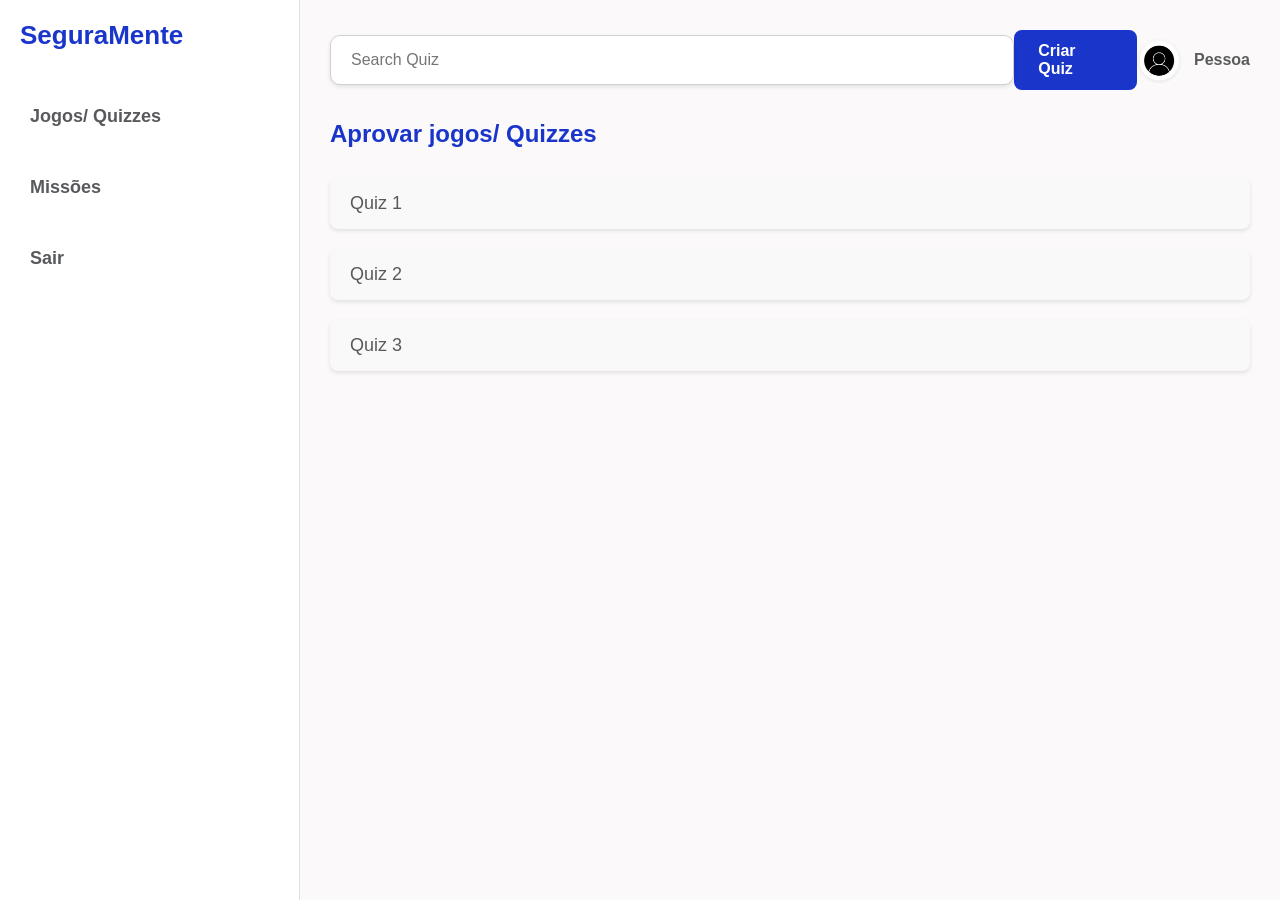
<file: seguramente/src/main/webapp/jsp/html/admin_aprovar_quizz.html>
<!DOCTYPE html>
<html lang="pt-PT">
<head>
    <meta charset="UTF-8">
    <meta name="viewport" content="width=device-width, initial-scale=1.0">
    <title>Aprovar Jogos/Quizzes - SeguraMente</title>
    <link rel="stylesheet" href="css/admin_aprovar_quizz.css">

</head>
<body>
    <div class="container">
        <!-- Sidebar -->
        <div class="sidebar">
            <h1>SeguraMente</h1>
            <a href="admin_aprovar_quizz.html" class="sidebar-item">Jogos/ Quizzes</a>
            <a href="admin_missoes.html" class="sidebar-item">Missões</a>
            <a href="#" class="sidebar-item" id="logout">Sair</a>
        </div>

        <!-- Content -->
        <div class="content">
            <!-- Header -->
            <div class="header">
                <div class="search-container">
                    <input type="text" placeholder="Search Quiz">
                </div>
                <a href="admin_criar_quizz.html" class="create-quiz">Criar Quiz</a>
                <a href="perfil.html" class="profile">
                    <img src="imagens/avatar.png" alt="Avatar">
                    <span>Pessoa</span>
                </a>
            </div>

            <h1>Aprovar jogos/ Quizzes</h1>

            <div class="quiz-list">
                <a href="admin_ver_quizz.html" class="quiz-item">
                    <span>Quiz 1</span>
                </a>
                <a href="admin_ver_quizz.html" class="quiz-item">
                    <span>Quiz 2</span>
                </a>
                <a href="admin_ver_quizz.html" class="quiz-item">
                    <span>Quiz 3</span>
                </a>
            </div>
        </div>
    </div>

    <!-- Modal -->
    <div class="modal-overlay" id="modal">
        <div class="modal-content">
            <h2>Tem certeza que deseja sair?</h2>
            <div class="modal-buttons">
                <button class="btn-yes" id="confirmYes">Sim</button>
                <button class="btn-no" id="confirmNo">Não</button>
            </div>
        </div>
    </div>

    <script>
        const logoutLink = document.getElementById('logout');
        const modal = document.getElementById('modal');
        const confirmYes = document.getElementById('confirmYes');
        const confirmNo = document.getElementById('confirmNo');

        logoutLink.addEventListener('click', (e) => {
            e.preventDefault();
            modal.classList.add('show');
        });

        confirmYes.addEventListener('click', () => {
            window.location.href = '../index.html';
        });

        confirmNo.addEventListener('click', () => {
            modal.classList.remove('show');
        });
    </script>
</body>
</html>
</file>
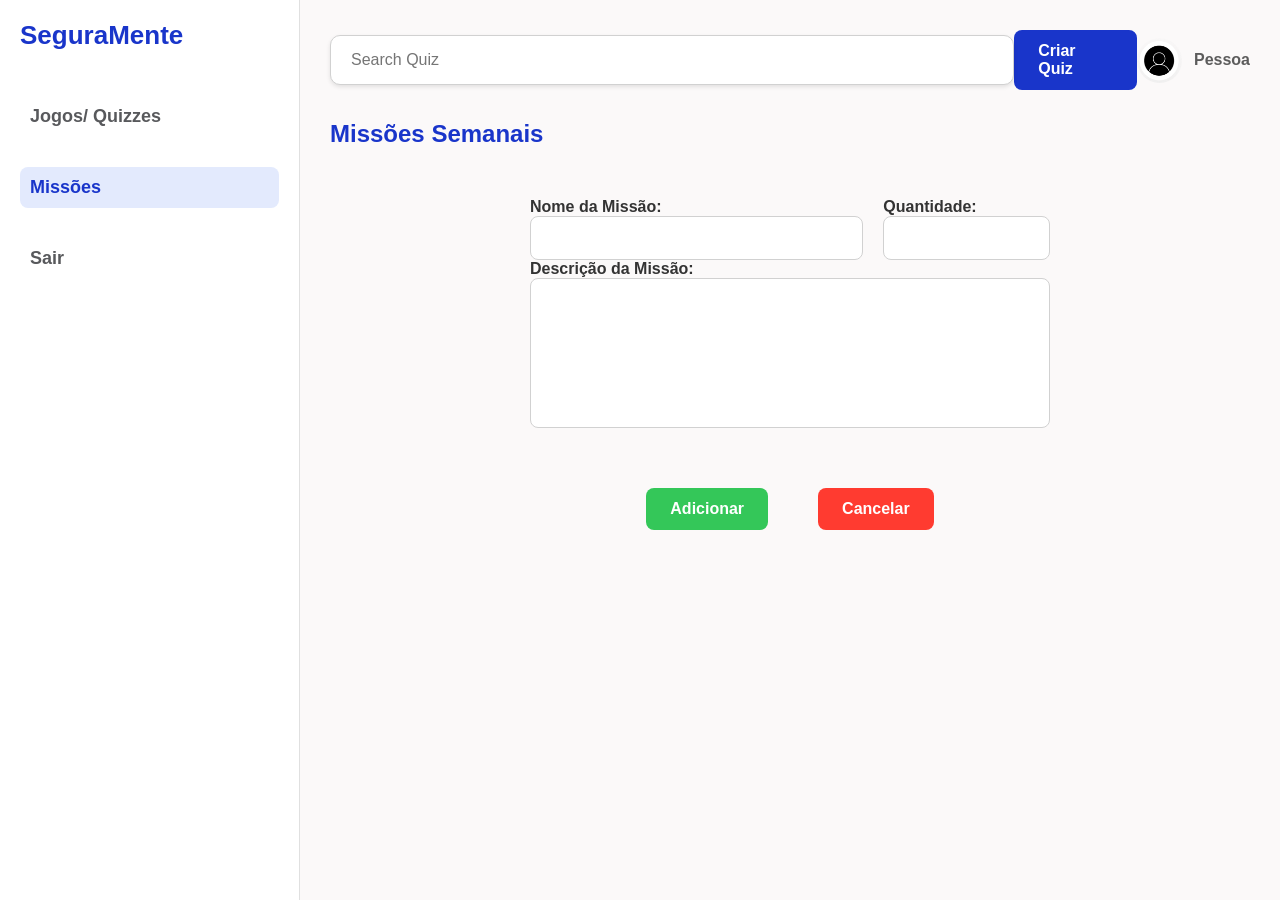
<file: seguramente/src/main/webapp/jsp/html/admin_criar_missoes.html>
<!DOCTYPE html>
<html lang="pt-PT">
<head>
    <meta charset="UTF-8">
    <meta name="viewport" content="width=device-width, initial-scale=1.0">
    <title>Missões Semanais - SeguraMente</title>
    <link rel="stylesheet" href="css/admin_criar_missoes.css">

</head>
<body>
    <div class="container">
        <!-- Sidebar -->
        <div class="sidebar">
            <h1>SeguraMente</h1>
            <a href="admin_aprovar_quizz.html" class="sidebar-item">Jogos/ Quizzes</a>
            <a href="admin_missoes.html" class="sidebar-item active">Missões</a>
            <a href="#" class="sidebar-item" id="logout">Sair</a>
        </div>

        <!-- Content -->
        <div class="content">
            <!-- Header -->
            <div class="header">
                <div class="search-container">
                    <input type="text" placeholder="Search Quiz">
                </div>
                <a href="admin_criar_quizz.html" class="create-quiz">Criar Quiz</a>
                <a href="perfil.html" class="profile">
                    <img src="imagens/avatar.png" alt="Avatar">
                    <span>Pessoa</span>
                </a>
            </div>

            <h1>Missões Semanais</h1>

            <div class="form-group row">
                <div class="form-column small">
                    <label for="mission-name">Nome da Missão:</label>
                    <input type="text" id="mission-name" placeholder="" maxlength="50" required>
                </div>
            
                <div class="form-column tiny">
                    <label for="mission-quantity">Quantidade:</label>
                    <input type="number" id="mission-quantity" placeholder="" min="1" step="1" required>
                </div>
            </div>
            
            <div class="form-group description">
                <label for="mission-description">Descrição da Missão:</label>
                <textarea id="mission-description" placeholder="" rows="3" maxlength="150" required></textarea>
            </div>
                    
            <div class="action-buttons">
                <button class="btn-add">Adicionar</button>
                <button class="btn-remove">Cancelar</button>
            </div>
        </div>
    </div>

    <!-- Mensagem de Sucesso -->
<div id="success-message" class="success-message">
    Missão criada com sucesso!
</div>

    <!-- Modal de Confirmação de Cancelamento -->
    <div class="modal-overlay" id="cancel-modal">
        <div class="modal-content">
            <h2>Tem certeza que deseja cancelar?</h2>
            <div class="modal-buttons">
                <button class="btn-yes" id="confirmCancel">Sim</button>
                <button class="btn-no" id="cancelNo">Não</button>
            </div>
        </div>
    </div>

    <!-- Modal -->
    <div class="modal-overlay" id="modal">
        <div class="modal-content">
            <h2>Tem certeza que deseja sair?</h2>
            <div class="modal-buttons">
                <button class="btn-yes" id="confirmYes">Sim</button>
                <button class="btn-no" id="confirmNo">Não</button>
            </div>
        </div>
    </div>

    <script>
        const logoutLink = document.getElementById('logout');
        const modal = document.getElementById('modal');
        const confirmYes = document.getElementById('confirmYes');
        const confirmNo = document.getElementById('confirmNo');
    
        logoutLink.addEventListener('click', (e) => {
            e.preventDefault();
            modal.classList.add('show');
        });
    
        confirmYes.addEventListener('click', () => {
            window.location.href = '../index.html';
        });
    
        confirmNo.addEventListener('click', () => {
            modal.classList.remove('show');
        });
    
        // Seleção dos elementos
        const addButton = document.querySelector('.btn-add');
        const cancelButton = document.querySelector('.btn-remove');
        const successMessage = document.getElementById('success-message');
        const cancelModal = document.getElementById('cancel-modal');
        const confirmCancel = document.getElementById('confirmCancel');
        const cancelNo = document.getElementById('cancelNo');
    
        // Função para mostrar mensagem de sucesso e redirecionar
        addButton.addEventListener('click', () => {
            successMessage.style.display = 'block'; 
            setTimeout(() => {
                successMessage.style.display = 'none'; 
                window.location.href = 'admin_missoes.html'; 
            }, 2000);
        });
    
        // Função para mostrar modal de cancelamento
        cancelButton.addEventListener('click', () => {
            cancelModal.classList.add('show');
        });
    
        // Confirmação do cancelamento
        confirmCancel.addEventListener('click', () => {
            window.location.href = 'admin_missoes.html'; 
        });
    
        // Fechar modal ao clicar em "Não"
        cancelNo.addEventListener('click', () => {
            cancelModal.classList.remove('show');
        });
    </script>
    
</body>
</html>
</file>
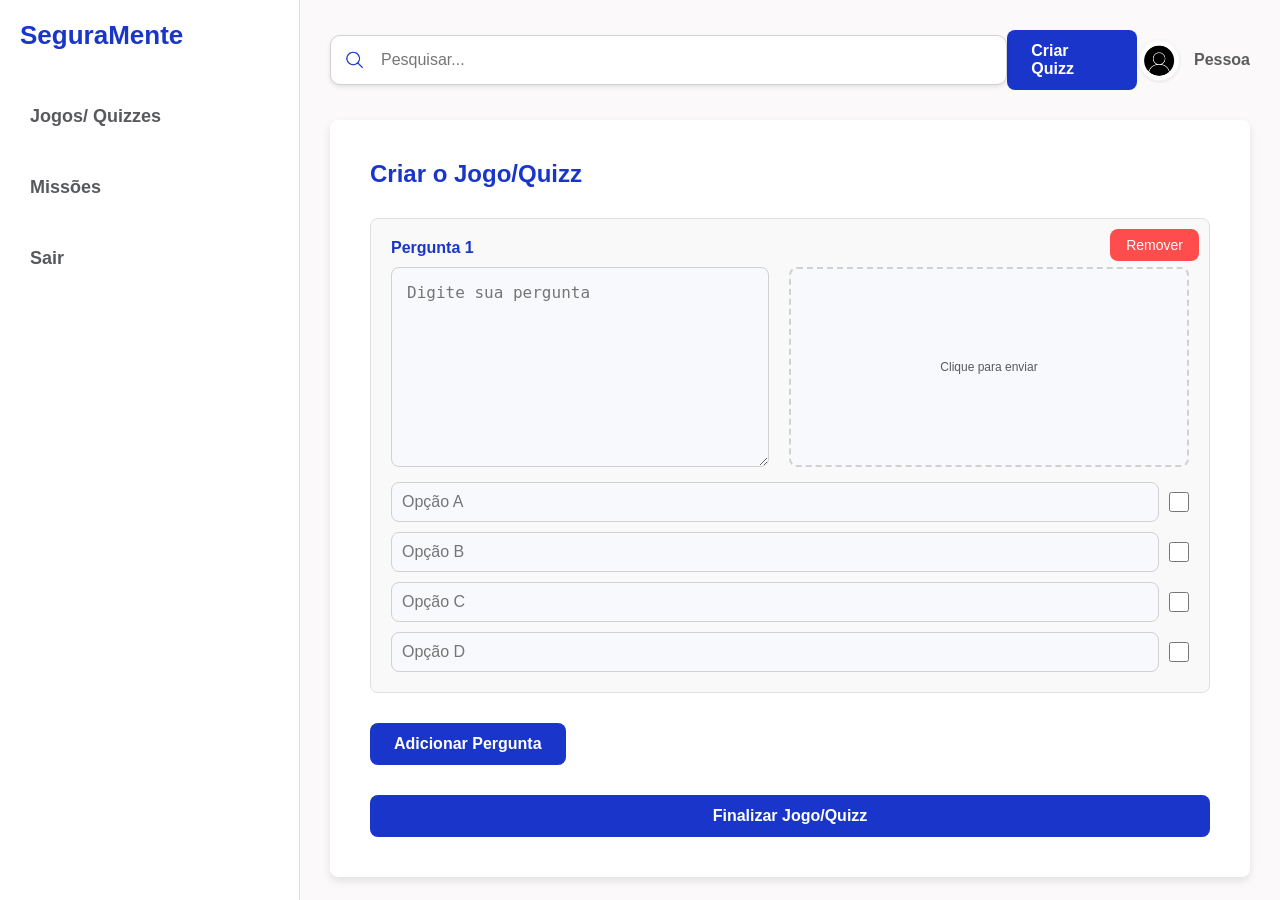
<file: seguramente/src/main/webapp/jsp/html/admin_criar_quizz.html>
<!DOCTYPE html>
<html lang="pt-PT">
<head>
    <meta charset="UTF-8">
    <meta name="viewport" content="width=device-width, initial-scale=1.0">
    <title>Criar Jogo/Quizz - SeguraMente</title>
    <link rel="stylesheet" href="css/admin_criar_quizz.css">

</head>
<body>
    <div class="container">
        <!-- Sidebar -->
        <div class="sidebar">
            <h1>SeguraMente</h1>
            <a href="admin_aprovar_quizz.html" class="sidebar-item">Jogos/ Quizzes</a>
            <a href="admin_missoes.html" class="sidebar-item">Missões</a>
            <a href="#" class="sidebar-item" id="logout">Sair</a>
        </div>

        <!-- Content -->
        <div class="content">
            <!-- Header -->
            <div class="header">
                <div class="search-container">
                    <img src="imagens/lupa.png" alt="Lupa" class="search-icon">
                    <input type="text" placeholder="Pesquisar...">
                </div>
                <a href="criar_quizz.html" class="create-quiz">Criar Quizz</a>
                <a href="perfil.html" class="profile">
                    <img src="imagens/avatar.png" alt="Avatar">
                    <span>Pessoa</span>
                </a>
            </div>

            <!-- Quiz Section -->
            <div class="quiz-section">
                <h1 class="quiz-title">Criar o Jogo/Quizz</h1>

                <div class="question-container" id="question-container">
                    <div class="question" id="question-template">
                        <button class="remove-question-btn" onclick="removeSpecificQuestion(this)">Remover</button>
                        <div class="question-title">Pergunta 1</div>
                        <div class="question-header">
                            <textarea placeholder="Digite sua pergunta"></textarea>
                            <label class="upload-container">
                                <img class="image-preview" alt="Prévia da imagem">
                                Clique para enviar
                                <input type="file" accept="image/*" onchange="previewImage(event, this)">
                            </label>
                        </div>
                        <div class="options">
                            <div class="option">
                                <input type="text" placeholder="Opção A">
                                <input type="checkbox">
                            </div>
                            <div class="option">
                                <input type="text" placeholder="Opção B">
                                <input type="checkbox">
                            </div>
                            <div class="option">
                                <input type="text" placeholder="Opção C">
                                <input type="checkbox">
                            </div>
                            <div class="option">
                                <input type="text" placeholder="Opção D">
                                <input type="checkbox">
                            </div>
                        </div>
                    </div>
                </div>

                <div class="buttons">
                    <button class="btn" onclick="addQuestion()">Adicionar Pergunta</button>
                </div>

                <button class="btn finalizar-btn">Finalizar Jogo/Quizz</button>

                <!-- Mensagem de Sucesso -->
                <div class="success-message" id="success-message">
                    Quiz criado com sucesso! 
                </div>
            </div>
        </div>
    </div>

    <!-- Modal -->
    <div class="modal-overlay" id="modal">
        <div class="modal-content">
            <h2>Tem certeza que deseja sair?</h2>
            <div class="modal-buttons">
                <button class="btn-yes" id="confirmYes">Sim</button>
                <button class="btn-no" id="confirmNo">Não</button>
            </div>
        </div>
    </div>

    <script>
        document.addEventListener("DOMContentLoaded", function () {
            const logoutLink = document.getElementById('logout');
            const modal = document.getElementById('modal');
            const confirmYes = document.getElementById('confirmYes');
            const confirmNo = document.getElementById('confirmNo');
            const successMessage = document.getElementById("success-message");
            const finalizarButton = document.querySelector(".finalizar-btn");

            logoutLink.addEventListener('click', (e) => {
                e.preventDefault();
                modal.classList.add('show');
            });

            confirmYes.addEventListener('click', () => {
                window.location.href = '../index.html';
            });

            confirmNo.addEventListener('click', () => {
                modal.classList.remove('show');
            });

            function previewImage(event, inputElement) {
                const reader = new FileReader();
                reader.onload = function () {
                    const preview = inputElement.previousElementSibling;
                    preview.src = reader.result;
                    preview.style.display = 'block';
                };
                reader.readAsDataURL(event.target.files[0]);
            }

            function updateQuestionNumbers() {
                const questions = document.querySelectorAll('.question');
                questions.forEach((question, index) => {
                    const title = question.querySelector('.question-title');
                    title.textContent = `Pergunta ${index + 1}`;
                });
            }

            function addQuestion() {
                const container = document.getElementById('question-container');
                const newQuestion = document.getElementById('question-template').cloneNode(true);
                newQuestion.querySelector('textarea').value = '';
                newQuestion.querySelector('.image-preview').src = '';
                newQuestion.querySelector('.image-preview').style.display = 'none';
                newQuestion.querySelector('input[type="file"]').value = '';
                container.appendChild(newQuestion);
                updateQuestionNumbers();
            }

            function removeSpecificQuestion(button) {
                const question = button.closest('.question');
                question.remove();
                updateQuestionNumbers();
            }

            function showSuccessMessage() {
                successMessage.style.display = "block";
                setTimeout(() => {
                    successMessage.style.opacity = "1";
                }, 10);

                // Esconder a mensagem após 3 segundos e redirecionar
                setTimeout(() => {
                    successMessage.style.opacity = "0";
                    setTimeout(() => {
                        successMessage.style.display = "none";
                        window.location.href = 'admin_aprovar_quizz.html'; // Redirecionamento
                    }, 500);
                }, 3000);
            }

            // Adiciona evento ao botão de finalizar (previne redirecionamento imediato)
            finalizarButton.addEventListener("click", function (event) {
                event.preventDefault();
                showSuccessMessage();
            });
        });
    </script>
</body>
</html>
</file>
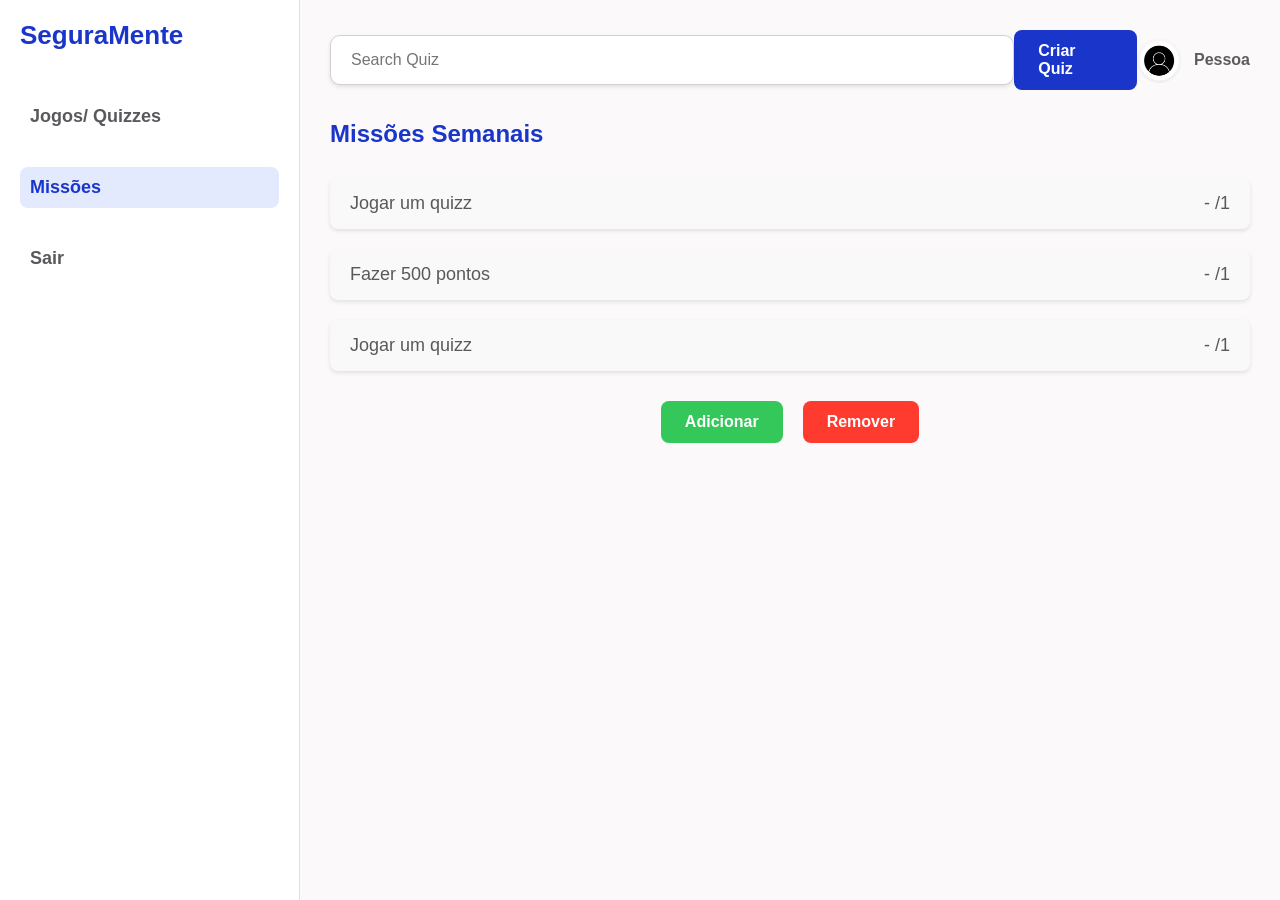
<file: seguramente/src/main/webapp/jsp/html/admin_missoes.html>
<!DOCTYPE html>
<html lang="pt-PT">
<head>
    <meta charset="UTF-8">
    <meta name="viewport" content="width=device-width, initial-scale=1.0">
    <title>Missões Semanais - SeguraMente</title>
    <link rel="stylesheet" href="css/admin_missoes.css">

</head>
<body>
    <div class="container">
        <!-- Sidebar -->
        <div class="sidebar">
            <h1>SeguraMente</h1>
            <a href="admin_aprovar_quizz.html" class="sidebar-item">Jogos/ Quizzes</a>
            <a href="admin_missoes.html" class="sidebar-item active">Missões</a>
            <a href="#" class="sidebar-item" id="logout">Sair</a>
        </div>

        <!-- Content -->
        <div class="content">
            <!-- Header -->
            <div class="header">
                <div class="search-container">
                    <input type="text" placeholder="Search Quiz">
                </div>
                <a href="admin_criar_quizz.html" class="create-quiz">Criar Quiz</a>
                <a href="perfil.html" class="profile">
                    <img src="imagens/avatar.png" alt="Avatar">
                    <span>Pessoa</span>
                </a>
            </div>

            <h1>Missões Semanais</h1>

            <div class="missions-list">
                <div class="mission-item">
                    <span>Jogar um quizz</span>
                    <span>- /1</span>
                </div>
                <div class="mission-item">
                    <span>Fazer 500 pontos</span>
                    <span>- /1</span>
                </div>
                <div class="mission-item">
                    <span>Jogar um quizz</span>
                    <span>- /1</span>
                </div>
            </div>

            <div class="action-buttons">
                <button class="btn-add" onclick="window.location.href='admin_criar_missoes.html'">Adicionar</button>
                <button class="btn-remove">Remover</button>
            </div>
            
        </div>
    </div>

    <!-- Modal -->
    <div class="modal-overlay" id="modal">
        <div class="modal-content">
            <h2>Tem certeza que deseja sair?</h2>
            <div class="modal-buttons">
                <button class="btn-yes" id="confirmYes">Sim</button>
                <button class="btn-no" id="confirmNo">Não</button>
            </div>
        </div>
    </div>

    <!-- Modal de Confirmação de Remoção -->
    <div class="modal" id="remove-modal">
        <div class="modal-content">
            <p>Tem certeza que deseja remover esta missão?</p>
            <div class="modal-buttons">
                <button class="btn-cancel">Cancelar</button>
                <button class="btn-confirm">Remover</button>
            </div>
        </div>
    </div>

    <script>
        const logoutLink = document.getElementById('logout');
        const modal = document.getElementById('modal');
        const confirmYes = document.getElementById('confirmYes');
        const confirmNo = document.getElementById('confirmNo');
    
        logoutLink.addEventListener('click', (e) => {
            e.preventDefault();
            modal.classList.add('show');
        });
    
        confirmYes.addEventListener('click', () => {
            window.location.href = '../index.html';
        });
    
        confirmNo.addEventListener('click', () => {
            modal.classList.remove('show');
        });

        document.addEventListener("DOMContentLoaded", function () {
            const removeButton = document.querySelector(".btn-remove");
            const missionItems = document.querySelectorAll(".mission-item");
            const removeModal = document.getElementById("remove-modal"); // Seleciona o modal correto
            const btnCancel = removeModal.querySelector(".btn-cancel");
            const btnConfirm = removeModal.querySelector(".btn-confirm");
            let selectedMission = null;
            let removingMode = false; // Controle de ativação do modo de remoção
    
            // Alternar o modo de remoção ao clicar no botão "Remover"
            removeButton.addEventListener("click", function () {
                removingMode = !removingMode; // Alterna entre ativado/desativado
    
                // Adiciona ou remove a classe de destaque nas missões
                missionItems.forEach(item => {
                    item.classList.remove("selectable"); // Limpa qualquer seleção anterior
                    item.removeEventListener("click", selectMission);
                    if (removingMode) {
                        item.classList.add("selectable"); // Ativa modo de remoção
                        item.addEventListener("click", selectMission);
                    }
                });
    
                // Se o modo de remoção for desativado, esconder o modal caso esteja aberto
                if (!removingMode) {
                    removeModal.style.display = "none";
                }
            });
    
            // Função para selecionar uma missão e exibir o modal de confirmação
            function selectMission() {
                if (removingMode) {
                    selectedMission = this;
                    removeModal.style.display = "flex";
                }
            }
    
            // Cancelar remoção
            btnCancel.addEventListener("click", function () {
                removeModal.style.display = "none";
            });
    
            // Confirmar remoção
            btnConfirm.addEventListener("click", function () {
                if (selectedMission) {
                    selectedMission.remove();
                    removeModal.style.display = "none";
                    removingMode = false; // Desativa o modo de remoção
                    missionItems.forEach(item => item.classList.remove("selectable"));
                }
            });
        });
    </script>
        
</body>
</html>
</file>
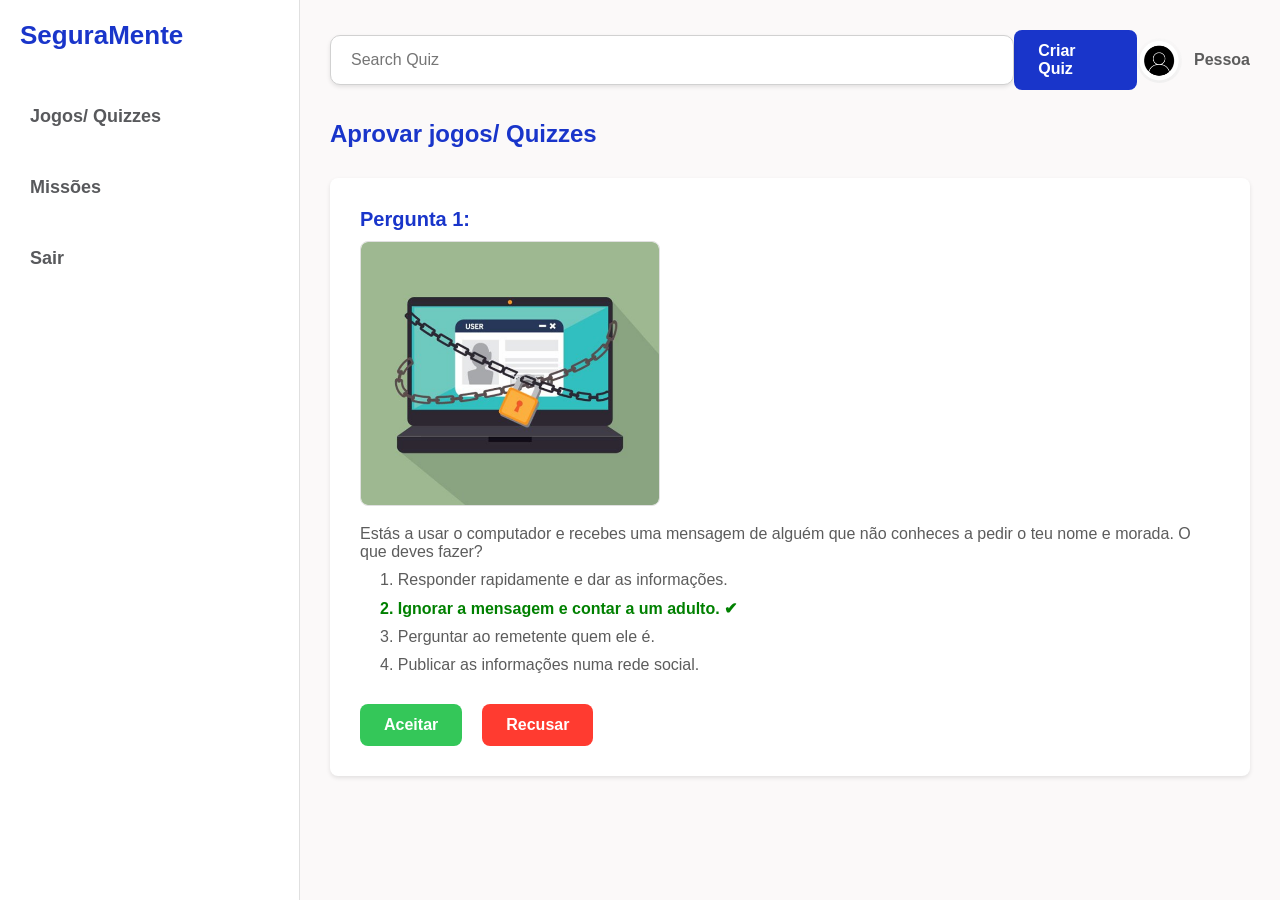
<file: seguramente/src/main/webapp/jsp/html/admin_ver_quizz.html>
<!DOCTYPE html>
<html lang="pt-PT">
<head>
    <meta charset="UTF-8">
    <meta name="viewport" content="width=device-width, initial-scale=1.0">
    <title>Detalhes do Quiz - SeguraMente</title>
    <style>
        /* Reset básico */
        * {
            margin: 0;
            padding: 0;
            box-sizing: border-box;
        }

        body {
            font-family: 'Poppins', sans-serif;
            background: #FBF9F9;
            display: flex;
            flex-direction: column;
            height: 100vh;
        }

        .container {
            display: flex;
            height: 100%;
            width: 100%;
        }

        /* Sidebar */
        .sidebar {
            width: 300px;
            background: #FFFFFF;
            display: flex;
            flex-direction: column;
            padding: 20px;
            color: #1935CA;
            border-right: 1px solid #E0E0E0;
        }

        .sidebar h1 {
            font-size: 26px;
            font-weight: bold;
            margin-bottom: 30px;
            color: #1935CA;
        }

        .sidebar-item {
            margin: 15px 0;
            padding: 10px;
            font-size: 18px;
            font-weight: 600;
            border-radius: 8px;
            cursor: pointer;
            display: flex;
            align-items: center;
            gap: 12px;
            color: #58595c;
            text-decoration: none;
            transition: background 0.3s, color 0.3s;
        }

        .sidebar-item:hover {
            background: #E3EAFD;
            color: #1935CA;
        }

        .sidebar-item.active {
            background: #E3EAFD;
            color: #1935CA;
        }

        /* Content */
        .content {
            flex: 1;
            background: #FBF9F9;
            padding: 30px;
        }

        /* Header */
        .header {
            display: flex;
            justify-content: space-between;
            align-items: center;
            margin-bottom: 30px;
        }

        .search-container {
            position: relative;
            width: 700px;
        }

        .header .search-container input {
            width: 100%;
            height: 50px;
            border: 1px solid #D1D1D1;
            border-radius: 10px;
            padding: 0 20px;
            font-size: 16px;
            box-shadow: 0px 2px 4px rgba(0, 0, 0, 0.1);
        }

        .header .create-quiz {
            background: #1935CA;
            color: white;
            border: none;
            border-radius: 8px;
            padding: 12px 24px;
            font-size: 16px;
            cursor: pointer;
            font-weight: bold;
            text-decoration: none;
        }

        .profile {
            display: flex;
            align-items: center;
            gap: 12px;
            text-decoration: none;
            color: inherit;
        }

        .profile img {
            width: 45px;
            height: 45px;
            border-radius: 50%;
            object-fit: cover;
        }

        .profile span {
            font-size: 16px;
            font-weight: 600;
            color: #5c5c5c;
        }

        .content h1 {
            font-size: 24px;
            font-weight: bold;
            color: #1935CA;
            margin-bottom: 30px;
        }

        .quiz-details {
            background: #FFFFFF;
            border-radius: 8px;
            padding: 30px;
            box-shadow: 0px 2px 4px rgba(0, 0, 0, 0.1);
        }

        .quiz-question {
            margin-bottom: 30px;
        }

        .quiz-question h2 {
            font-size: 20px;
            margin-bottom: 10px;
            color: #1935CA;
        }

        .quiz-question img {
            max-width: 100%;
            height: auto;
            margin-bottom: 15px;
            border-radius: 8px;
            border: 1px solid #E0E0E0;
        }

        .quiz-question p {
            font-size: 16px;
            margin-bottom: 10px;
            color: #5C5C5C;
        }

        .quiz-options {
            margin-left: 20px;
        }

        .quiz-options .correct {
            color: green;
            font-weight: bold;
        }

        .action-buttons {
            display: flex;
            gap: 20px;
            margin-top: 30px;
        }

        .btn-accept {
            background: #34C759;
            color: white;
            border: none;
            border-radius: 8px;
            padding: 12px 24px;
            font-size: 16px;
            cursor: pointer;
            font-weight: bold;
        }

        .btn-reject {
            background: #FF3B30;
            color: white;
            border: none;
            border-radius: 8px;
            padding: 12px 24px;
            font-size: 16px;
            cursor: pointer;
            font-weight: bold;
        }

        .btn-accept:hover {
            background: #28A745;
        }

        .btn-reject:hover {
            background: #D32F2F;
        }

        /* Modal de Logout */
        .modal-overlay {
            position: fixed;
            top: 0;
            left: 0;
            width: 100%;
            height: 100%;
            background: rgba(0, 0, 0, 0.5);
            display: flex;
            justify-content: center;
            align-items: center;
            z-index: 1000;
            visibility: hidden;
            opacity: 0;
            transition: all 0.3s ease;
        }

        .modal-overlay.show {
            visibility: visible;
            opacity: 1;
        }

        .modal-content {
            background: #FFFFFF;
            border-radius: 10px;
            padding: 20px;
            text-align: center;
            box-shadow: 0px 4px 8px rgba(0, 0, 0, 0.2);
            width: 400px;
        }

        .modal-content h2 {
            font-size: 20px;
            color: #333;
            margin-bottom: 20px;
        }

        .modal-buttons {
            display: flex;
            justify-content: center;
            gap: 20px;
        }

        .modal-buttons button {
            padding: 10px 20px;
            font-size: 16px;
            border: none;
            border-radius: 5px;
            cursor: pointer;
        }

        .btn-yes {
            background: #1935CA;
            color: #FFFFFF;
        }

        .btn-no {
            background: #E3EAFD;
            color: #1935CA;
        }

        .btn-yes:hover {
            background: #162E8E;
        }

        .btn-no:hover {
            background: #C5D4F2;
        }
    </style>
</head>
<body>
    <div class="container">
        <!-- Sidebar -->
        <div class="sidebar">
            <h1>SeguraMente</h1>
            <a href="admin_aprovar_quizz.html" class="sidebar-item">Jogos/ Quizzes</a>
            <a href="admin_missoes.html" class="sidebar-item">Missões</a>
            <a href="#" class="sidebar-item" id="logout">Sair</a>
        </div>

        <!-- Content -->
        <div class="content">
            <!-- Header -->
            <div class="header">
                <div class="search-container">
                    <input type="text" placeholder="Search Quiz">
                </div>
                <a href="admin_criar_quizz.html" class="create-quiz">Criar Quiz</a>
                <a href="perfil.html" class="profile">
                    <img src="imagens/avatar.png" alt="Avatar">
                    <span>Pessoa</span>
                </a>
            </div>

            <h1>Aprovar jogos/ Quizzes</h1>

            <div class="quiz-details">
                <div class="quiz-question">
                    <h2>Pergunta 1:</h2>
                    <img src="imagens/quiz-image.png" width="300px" height="300px" alt="Imagem da Pergunta">
                    <p>Estás a usar o computador e recebes uma mensagem de alguém que não conheces a pedir o teu nome e morada. O que deves fazer?</p>
                    <div class="quiz-options">
                        <p>1. Responder rapidamente e dar as informações.</p>
                        <p class="correct">2. Ignorar a mensagem e contar a um adulto. ✔</p>
                        <p>3. Perguntar ao remetente quem ele é.</p>
                        <p>4. Publicar as informações numa rede social.</p>
                    </div>
                </div>

                <div class="action-buttons">
                    <button class="btn-accept" onclick="aceitarQuiz()">Aceitar</button>
                    <button class="btn-reject" onclick="recusarQuiz()">Recusar</button>
                </div>
            </div>
        </div>
    </div>

        <!-- Modal -->
        <div class="modal-overlay" id="modal">
            <div class="modal-content">
                <h2>Tem certeza que deseja sair?</h2>
                <div class="modal-buttons">
                    <button class="btn-yes" id="confirmYes">Sim</button>
                    <button class="btn-no" id="confirmNo">Não</button>
                </div>
            </div>
        </div>

        <!-- Modal de Recusa -->
        <div class="modal-overlay" id="modal-recusar">
            <div class="modal-content">
                <h2>Tem certeza que deseja recusar este quiz?</h2>
                <div class="modal-buttons">
                    <button class="btn-yes" id="recusarYes">Sim</button>
                    <button class="btn-no" id="recusarNo">Não</button>
                </div>
            </div>
        </div>


    <script>
        const logoutLink = document.getElementById('logout');
        const modal = document.getElementById('modal');
        const confirmYes = document.getElementById('confirmYes');
        const confirmNo = document.getElementById('confirmNo');

        logoutLink.addEventListener('click', (e) => {
            e.preventDefault();
            modal.classList.add('show');
        });

        confirmYes.addEventListener('click', () => {
            window.location.href = '../index.html';
        });

        confirmNo.addEventListener('click', () => {
            modal.classList.remove('show');
        });
    
        function aceitarQuiz() {
            const aceitarBtn = document.querySelector('.btn-accept');
            const recusarBtn = document.querySelector('.btn-reject');
            aceitarBtn.style.backgroundColor = '#28A745'; 
            aceitarBtn.style.cursor = 'not-allowed';
            aceitarBtn.disabled = true;
    
            recusarBtn.style.backgroundColor = '#D3D3D3'; 
            recusarBtn.style.color = '#A9A9A9';
            recusarBtn.style.cursor = 'not-allowed';
            recusarBtn.disabled = true;
    
            const mensagem = document.createElement('div');
            mensagem.textContent = 'Quiz aceito com sucesso!';
            mensagem.style.color = '#34C759';
            mensagem.style.fontWeight = 'bold';
            mensagem.style.marginTop = '20px';
            document.querySelector('.action-buttons').appendChild(mensagem);
    
            setTimeout(() => {
                window.location.href = 'admin_aprovar_quizz.html';
            }, 2000);
        }
    
        const modalRecusar = document.getElementById('modal-recusar');
        const recusarYes = document.getElementById('recusarYes');
        const recusarNo = document.getElementById('recusarNo');

        function recusarQuiz() {
            modalRecusar.classList.add('show');
        }

        recusarYes.addEventListener('click', () => {
            const aceitarBtn = document.querySelector('.btn-accept');
            const recusarBtn = document.querySelector('.btn-reject');
            recusarBtn.style.backgroundColor = '#D32F2F'; 
            recusarBtn.style.cursor = 'not-allowed';
            recusarBtn.disabled = true;

            aceitarBtn.style.backgroundColor = '#D3D3D3'; 
            aceitarBtn.style.color = '#A9A9A9';
            aceitarBtn.style.cursor = 'not-allowed';
            aceitarBtn.disabled = true;

            const mensagem = document.createElement('div');
            mensagem.textContent = 'Quiz recusado!';
            mensagem.style.color = '#FF3B30';
            mensagem.style.fontWeight = 'bold';
            mensagem.style.marginTop = '20px';
            document.querySelector('.action-buttons').appendChild(mensagem);

            modalRecusar.classList.remove('show');
            setTimeout(() => {
                window.location.href = 'admin_aprovar_quizz.html';
            }, 2000);
        });

        recusarNo.addEventListener('click', () => {
            modalRecusar.classList.remove('show');
        });
    </script>
    
</body>
</html>
</file>
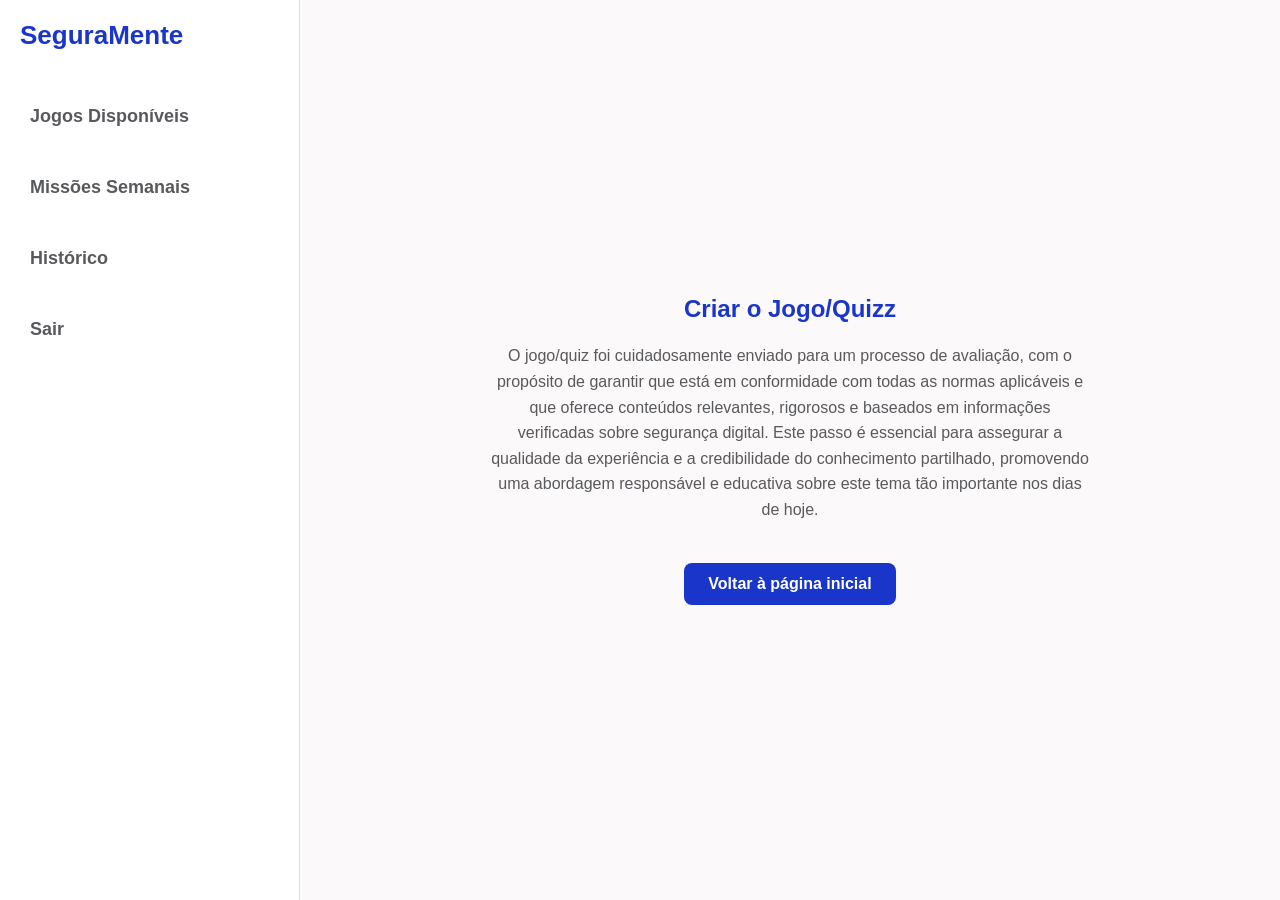
<file: seguramente/src/main/webapp/jsp/html/aprovar_jogo.html>
<!DOCTYPE html>
<html lang="pt-PT">
<head>
    <meta charset="UTF-8">
    <meta name="viewport" content="width=device-width, initial-scale=1.0">
    <title>Aprovar Jogo/Quizz - SeguraMente</title>
    <link rel="stylesheet" href="css/aprovar_jogo.css">

</head>
<body>
    <div class="container">
        <!-- Sidebar -->
        <div class="sidebar">
            <h1>SeguraMente</h1>
            <a href="dashboard.html" class="sidebar-item">Jogos Disponíveis</a>
            <a href="missoes_semanais.html" class="sidebar-item">Missões Semanais</a>
            <a href="historico.html" class="sidebar-item">Histórico</a>
            <a href="#" class="sidebar-item" id="logout">Sair</a>
        </div>

        <!-- Content -->
        <div class="content">
            <h1 class="title">Criar o Jogo/Quizz</h1>
            <p class="message">
                O jogo/quiz foi cuidadosamente enviado para um processo de avaliação, com o propósito de garantir que está em conformidade com todas as normas aplicáveis e que oferece conteúdos relevantes, rigorosos e baseados em informações verificadas sobre segurança digital. Este passo é essencial para assegurar a qualidade da experiência e a credibilidade do conhecimento partilhado, promovendo uma abordagem responsável e educativa sobre este tema tão importante nos dias de hoje.
            </p>
            <a href="dashboard.html" class="btn">Voltar à página inicial</a>
        </div>
    </div>
</body>
</html>
</file>
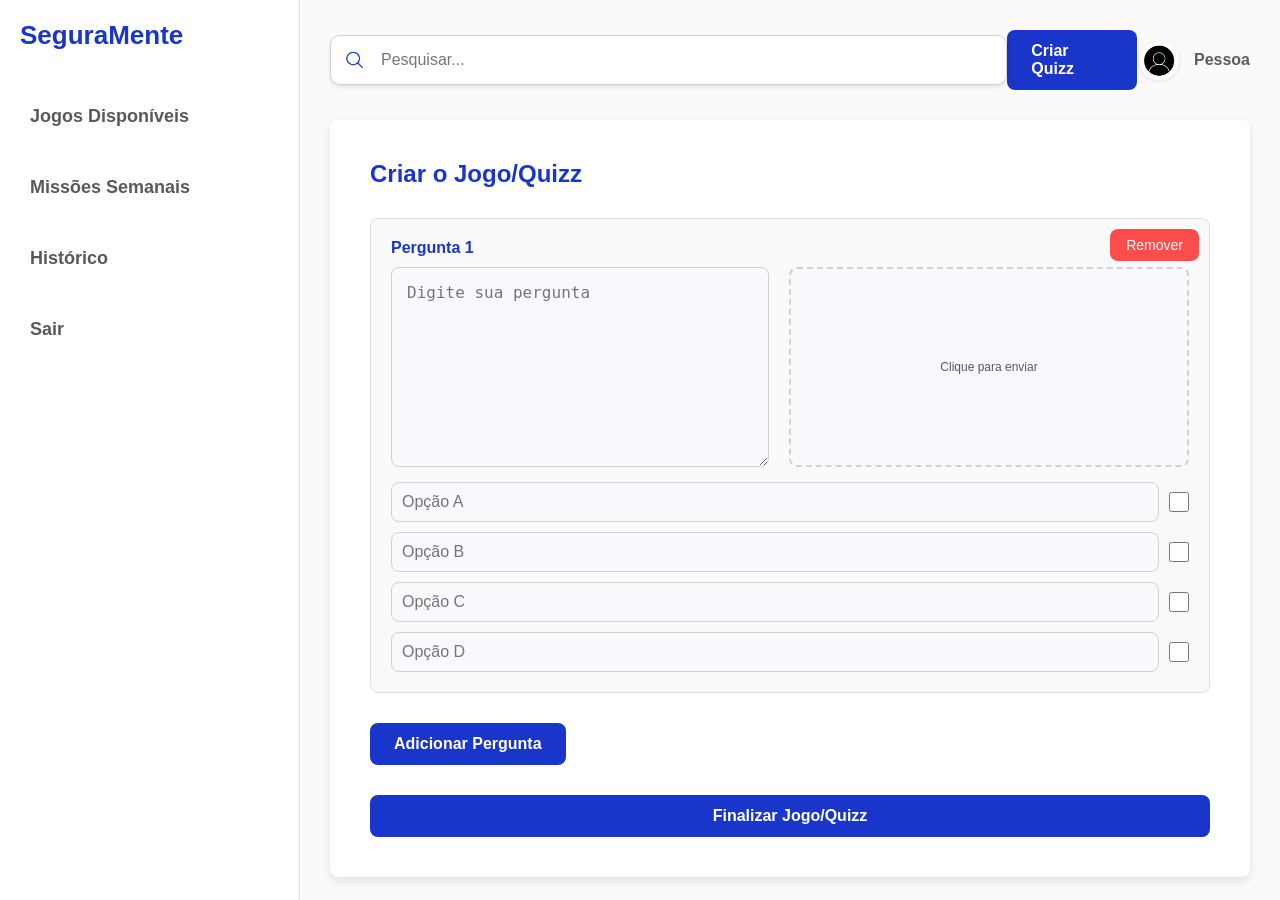
<file: seguramente/src/main/webapp/jsp/html/criar_quizz.html>
<!DOCTYPE html>
<html lang="pt-PT">
<head>
    <meta charset="UTF-8">
    <meta name="viewport" content="width=device-width, initial-scale=1.0">
    <title>Criar Jogo/Quizz - SeguraMente</title>
    <link rel="stylesheet" href="css/criar_quizz.css">

</head>
<body>
    <div class="container">
        <!-- Sidebar -->
        <div class="sidebar">
            <h1>SeguraMente</h1>
            <a href="dashboard.html" class="sidebar-item">Jogos Disponíveis</a>
            <a href="missoes_semanais.html" class="sidebar-item">Missões Semanais</a>
            <a href="historico.html" class="sidebar-item">Histórico</a>
            <a href="#" class="sidebar-item" id="logout">Sair</a>
        </div>

        <!-- Content -->
        <div class="content">
            <!-- Header -->
            <div class="header">
                <div class="search-container">
                    <img src="imagens/lupa.png" alt="Lupa" class="search-icon">
                    <input type="text" placeholder="Pesquisar...">
                </div>
                <a href="criar_quizz.html" class="create-quiz">Criar Quizz</a>
                <a href="perfil.html" class="profile">
                    <img src="imagens/avatar.png" alt="Avatar">
                    <span>Pessoa</span>
                </a>
            </div>

            <!-- Quiz Section -->
            <div class="quiz-section">
                <h1 class="quiz-title">Criar o Jogo/Quizz</h1>

                <div class="question-container" id="question-container">
                    <div class="question" id="question-template">
                        <button class="remove-question-btn" onclick="removeSpecificQuestion(this)">Remover</button>
                        <div class="question-title">Pergunta 1</div>
                        <div class="question-header">
                            <textarea placeholder="Digite sua pergunta"></textarea>
                            <label class="upload-container">
                                <img class="image-preview" alt="Prévia da imagem">
                                Clique para enviar
                                <input type="file" accept="image/*" onchange="previewImage(event, this)">
                            </label>
                        </div>
                        <div class="options">
                            <div class="option">
                                <input type="text" placeholder="Opção A">
                                <input type="checkbox">
                            </div>
                            <div class="option">
                                <input type="text" placeholder="Opção B">
                                <input type="checkbox">
                            </div>
                            <div class="option">
                                <input type="text" placeholder="Opção C">
                                <input type="checkbox">
                            </div>
                            <div class="option">
                                <input type="text" placeholder="Opção D">
                                <input type="checkbox">
                            </div>
                        </div>
                    </div>
                </div>

                <div class="buttons">
                    <button class="btn" onclick="addQuestion()">Adicionar Pergunta</button>
                </div>

                <button class="btn" onclick="window.location.href='aprovar_jogo.html'">Finalizar Jogo/Quizz</button>
            </div>
        </div>
    </div>

    <script>
        function previewImage(event, inputElement) {
            const reader = new FileReader();
            reader.onload = function () {
                const preview = inputElement.previousElementSibling;
                preview.src = reader.result;
                preview.style.display = 'block';
            };
            reader.readAsDataURL(event.target.files[0]);
        }

        function updateQuestionNumbers() {
            const questions = document.querySelectorAll('.question');
            questions.forEach((question, index) => {
                const title = question.querySelector('.question-title');
                title.textContent = `Pergunta ${index + 1}`;
            });
        }

        function addQuestion() {
            const container = document.getElementById('question-container');
            const newQuestion = document.getElementById('question-template').cloneNode(true);
            newQuestion.querySelector('textarea').value = '';
            newQuestion.querySelector('.image-preview').src = '';
            newQuestion.querySelector('.image-preview').style.display = 'none';
            newQuestion.querySelector('input[type="file"]').value = '';
            container.appendChild(newQuestion);
            updateQuestionNumbers();
        }

        function removeSpecificQuestion(button) {
            const question = button.closest('.question');
            question.remove();
            updateQuestionNumbers();
        }
    </script>
</body>
</html>
</file>
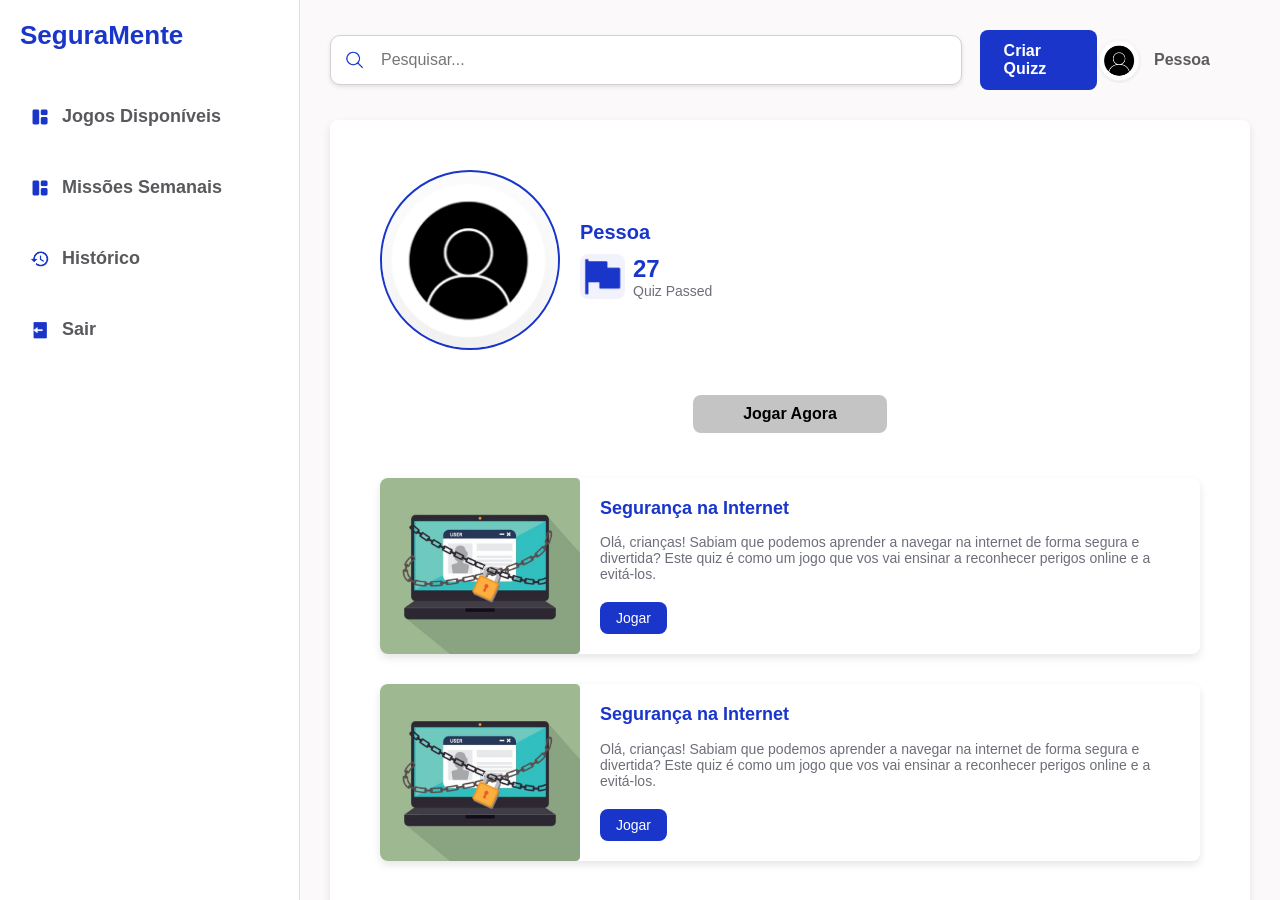
<file: seguramente/src/main/webapp/jsp/html/dashboard.html>
<!DOCTYPE html>
<html lang="pt-PT">
<head>
    <meta charset="UTF-8">
    <meta name="viewport" content="width=device-width, initial-scale=1.0">
    <title>Dashboard - SeguraMente</title>
    <link rel="stylesheet" href="css/dashboard.css">

</head>
<body>
    <div class="container">
        <!-- Sidebar -->
        <div class="sidebar">
            <h1>SeguraMente</h1>
            <a href="dashboard.html" class="sidebar-item">
                <img src="imagens/jogos_disponiveis_icon.png" alt="Jogos Disponíveis" style="width: 20px; height: 20px;">
                Jogos Disponíveis
            </a>
            <a href="missoes_semanais.html" class="sidebar-item">
                <img src="imagens/missoes_icon.png" alt="Missões Semanais" style="width: 20px; height: 20px;">
                Missões Semanais
            </a>
            <a href="historico.html" class="sidebar-item">
                <img src="imagens/historico_icon.png" alt="Histórico" style="width: 20px; height: 20px;">
                Histórico
            </a>
            <a href="#" class="sidebar-item" id="logout">
                <img src="imagens/logout_icon.png" alt="Sair" style="width: 20px; height: 20px;">
                Sair
            </a>
        </div>

        <!-- Content -->
        <div class="content">
            <!-- Header -->
            <div class="header">
                <div class="search-container">
                    <img src="imagens/lupa.png" alt="Lupa" class="search-icon">
                    <input type="text" placeholder="Pesquisar...">
                </div>
                <a href="criar_quizz.html" class="create-quiz">Criar Quizz</a>
                <a href="perfil.html" class="profile">
                    <img src="imagens/avatar.png" alt="Avatar">
                    <span>Pessoa</span>
                </a>
            </div>

            <!-- Quiz Section -->
            <div class="quiz-section">
                <div class="quiz-header">
                    <div class="user-info">
                        <img src="imagens/avatar.png" alt="Avatar do usuário" class="user-avatar">
                        <div class="user-details">
                            <span class="user-name">Pessoa</span>
                            <div class="user-score-container">
                                <img src="imagens/flag_icon.png" alt="Flag Icon" class="flag-icon">
                                <div class="user-score">
                                    <span class="score-value">27</span>
                                    <span class="score-text">Quiz Passed</span>
                                </div>
                            </div>
                        </div>                                            
                    </div>
                </div>
                
                <a href="jogar_agora_registado.html" class="play-now-button">Jogar Agora</a>
                
                <!-- Quiz Cards -->
                <div class="quiz-card">
                    <img src="imagens/quiz-image.png" alt="Quiz">
                    <div class="quiz-content">
                        <div class="quiz-title">Segurança na Internet</div>
                        <div class="quiz-description">
                            Olá, crianças! Sabiam que podemos aprender a navegar na internet de forma segura e divertida? Este quiz é como um jogo que vos vai ensinar a reconhecer perigos online e a evitá-los.
                        </div>
                        <a href="jogar_quizz.html" class="quiz-button">Jogar</a>
                    </div>
                </div>
                <div class="quiz-card">
                    <img src="imagens/quiz-image.png" alt="Quiz">
                    <div class="quiz-content">
                        <div class="quiz-title">Segurança na Internet</div>
                        <div class="quiz-description">
                            Olá, crianças! Sabiam que podemos aprender a navegar na internet de forma segura e divertida? Este quiz é como um jogo que vos vai ensinar a reconhecer perigos online e a evitá-los.
                        </div>
                        <button class="quiz-button">Jogar</button>
                    </div>
                </div>
            </div>
        </div>
    </div>

        <!-- Modal -->
        <div class="modal-overlay" id="modal">
            <div class="modal-content">
                <h2>Tem certeza que deseja sair?</h2>
                <div class="modal-buttons">
                    <button class="btn-yes" id="confirmYes">Sim</button>
                    <button class="btn-no" id="confirmNo">Não</button>
                </div>
            </div>
        </div>

    <script>
        const logoutLink = document.getElementById('logout');
        const modal = document.getElementById('modal');
        const confirmYes = document.getElementById('confirmYes');
        const confirmNo = document.getElementById('confirmNo');

        logoutLink.addEventListener('click', (e) => {
            e.preventDefault();
            modal.classList.add('show');
        });

        confirmYes.addEventListener('click', () => {
            window.location.href = '../index.html';
        });

        confirmNo.addEventListener('click', () => {
            modal.classList.remove('show');
        });
    </script>
</body>
</html>
</file>
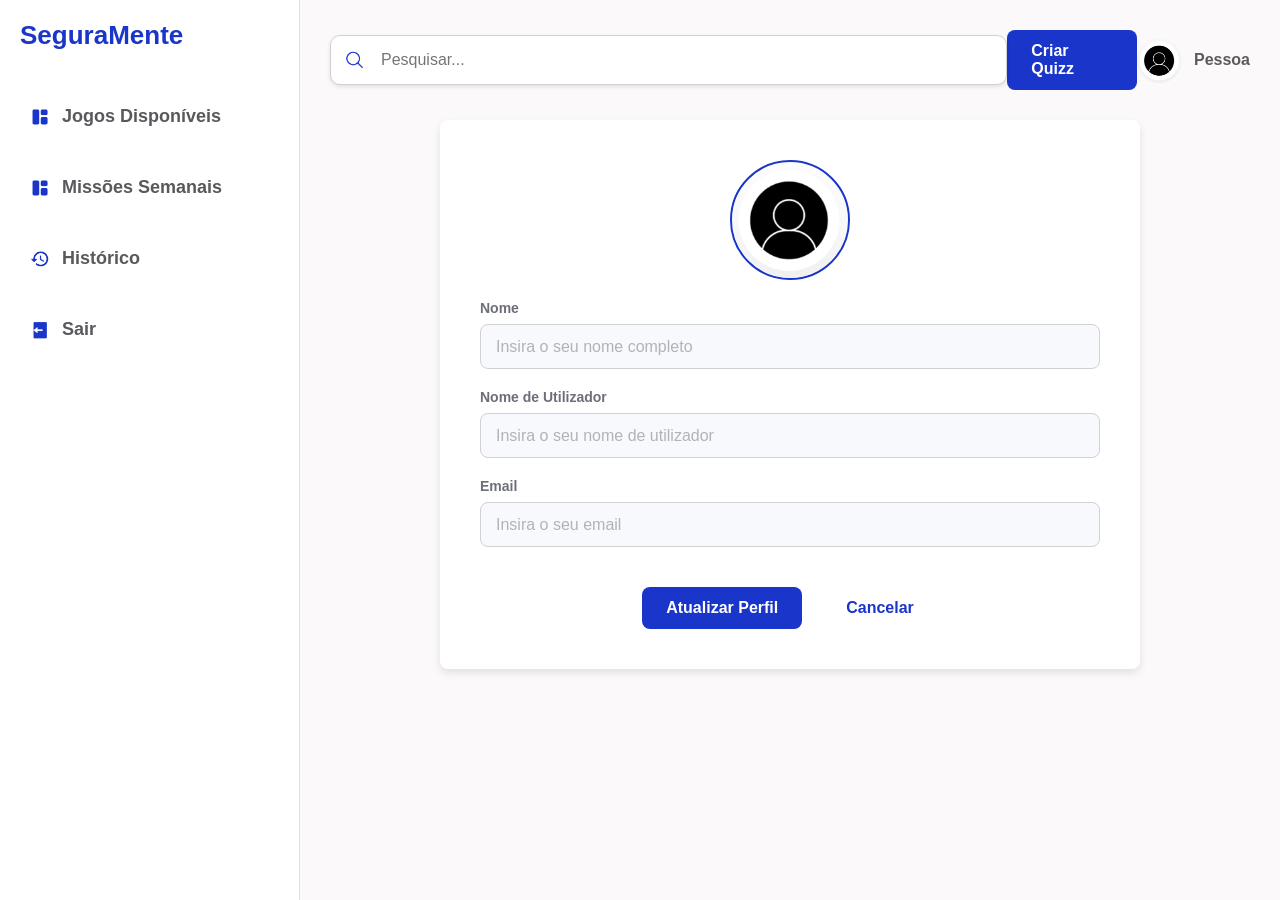
<file: seguramente/src/main/webapp/jsp/html/editar_perfil.html>
<!DOCTYPE html>
<html lang="pt-PT">
<head>
    <meta charset="UTF-8">
    <meta name="viewport" content="width=device-width, initial-scale=1.0">
    <title>Editar Perfil - SeguraMente</title>
    <link rel="stylesheet" href="css/editar_perfil.css">
  
</head>
<body>
    <div class="container">
        <!-- Sidebar -->
        <div class="sidebar">
            <h1>SeguraMente</h1>
            <a href="dashboard.html" class="sidebar-item">
                <img src="imagens/jogos_disponiveis_icon.png" alt="Jogos Disponíveis" style="width: 20px; height: 20px;">
                Jogos Disponíveis
            </a>
            <a href="missoes_semanais.html" class="sidebar-item">
                <img src="imagens/missoes_icon.png" alt="Missões Semanais" style="width: 20px; height: 20px;">
                Missões Semanais
            </a>
            <a href="historico.html" class="sidebar-item">
                <img src="imagens/historico_icon.png" alt="Histórico" style="width: 20px; height: 20px;">
                Histórico
            </a>
            <a href="#" class="sidebar-item" id="logout">
                <img src="imagens/logout_icon.png" alt="Sair" style="width: 20px; height: 20px;">
                Sair
            </a>
        </div>
        
        <!-- Content -->
        <div class="content">
            <!-- Header -->
            <div class="header">
                <div class="search-container">
                    <img src="imagens/lupa.png" alt="Lupa" class="search-icon">
                    <input type="text" placeholder="Pesquisar...">
                </div>
                <a href="criar_quizz.html" class="create-quiz">Criar Quizz</a>
                <a href="perfil.html" class="profile">
                    <img src="imagens/avatar.png" alt="Avatar">
                    <span>Pessoa</span>
                </a>
            </div>

            <!-- Edit Profile Section -->
            <div class="edit-profile-section">
                <img src="imagens/avatar.png" alt="Avatar" class="user-avatar">

                <div class="form-group">
                    <label for="full-name">Nome</label>
                    <input type="text" id="full-name" placeholder="Insira o seu nome completo">
                </div>

                <div class="form-group">
                    <label for="username">Nome de Utilizador</label>
                    <input type="text" id="username" placeholder="Insira o seu nome de utilizador">
                </div>

                <div class="form-group">
                    <label for="email">Email</label>
                    <input type="email" id="email" placeholder="Insira o seu email">
                </div>

                <div class="buttons">
                    <button class="btn-primary">Atualizar Perfil</button>
                    <button class="btn-secondary" onclick="history.back()">Cancelar</button>
                </div>
            </div>
        </div>
    </div>

           <!-- Modal -->
           <div class="modal-overlay" id="modal">
            <div class="modal-content">
                <h2>Tem certeza que deseja sair?</h2>
                <div class="modal-buttons">
                    <button class="btn-yes" id="confirmYes">Sim</button>
                    <button class="btn-no" id="confirmNo">Não</button>
                </div>
            </div>
        </div>
    

    <script>
        const logoutLink = document.getElementById('logout');
        const modal = document.getElementById('modal');
        const confirmYes = document.getElementById('confirmYes');
        const confirmNo = document.getElementById('confirmNo');

        logoutLink.addEventListener('click', (e) => {
            e.preventDefault();
            modal.classList.add('show');
        });

        confirmYes.addEventListener('click', () => {
            window.location.href = '../index.html';
        });

        confirmNo.addEventListener('click', () => {
            modal.classList.remove('show');
        });
    </script>
</body>
</html>
</file>
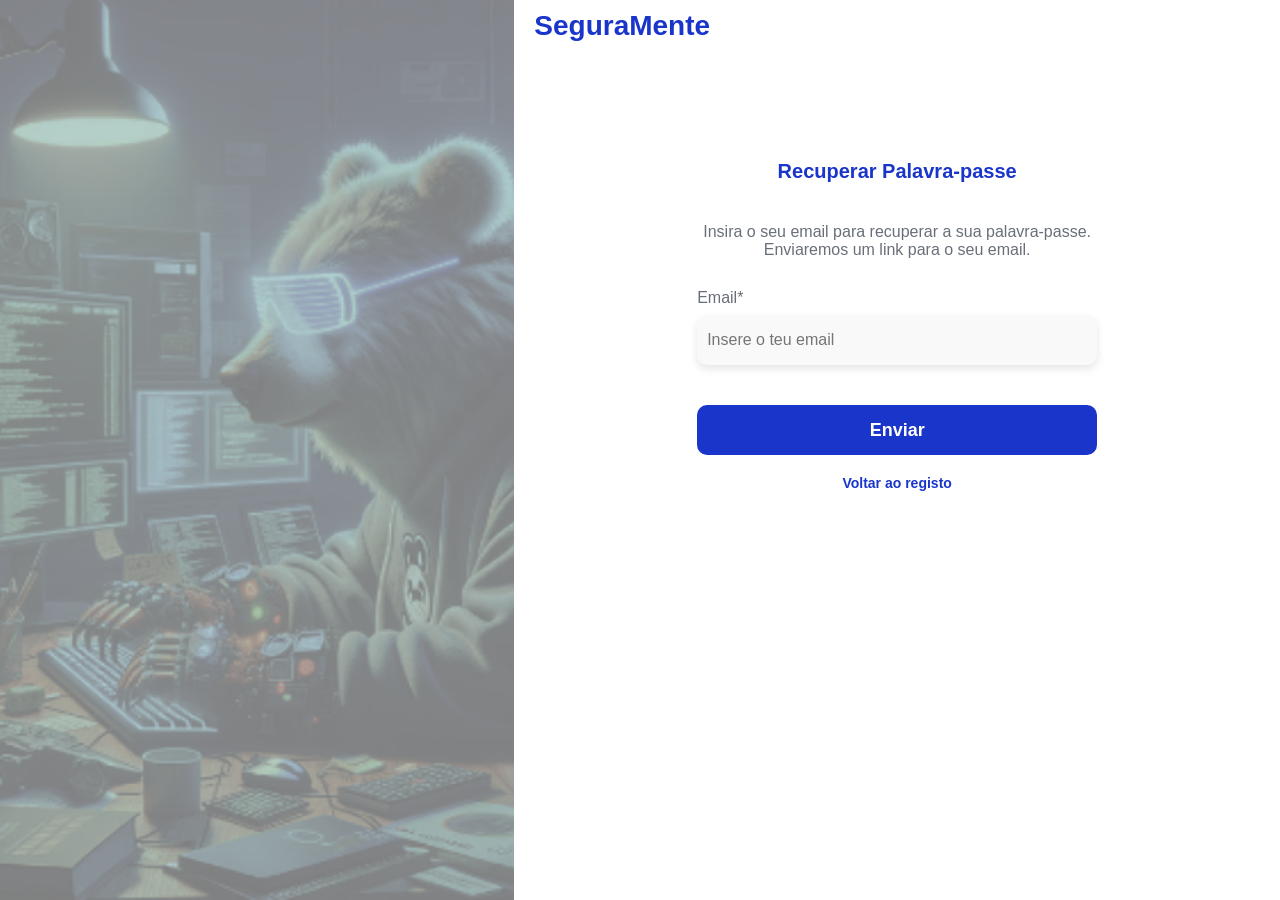
<file: seguramente/src/main/webapp/jsp/html/forgot_password.html>
<!DOCTYPE html>
<html lang="pt-PT">
<head>
    <meta charset="UTF-8">
    <meta name="viewport" content="width=device-width, initial-scale=1.0">
    <title>Recuperar Palavra-passe - SeguraMente</title>
    <link rel="stylesheet" href="css/forgot_password.css">

</head>
<body>
    <div class="container">
        <!-- Left Side with Image -->
        <div class="left"></div>

        <!-- Right Side with Form -->
        <div class="right">
            <div class="site-title">
                <a href="../index.html" class="site-title-link">SeguraMente</a>
            </div>   
            <h1>Recuperar Palavra-passe</h1>
            <p>Insira o seu email para recuperar a sua palavra-passe. Enviaremos um link para o seu email.</p>
            <form action="forgot_password_submit.html">
                <div class="form-group">
                    <label for="email">Email*</label>
                    <input type="email" id="email" placeholder="Insere o teu email" required>
                </div>
                <button type="submit" class="btn-primary">Enviar</button>
            </form>
            <a href="register.html" class="back-link">Voltar ao registo</a>
        </div>
    </div>
</body>
</html>
</file>
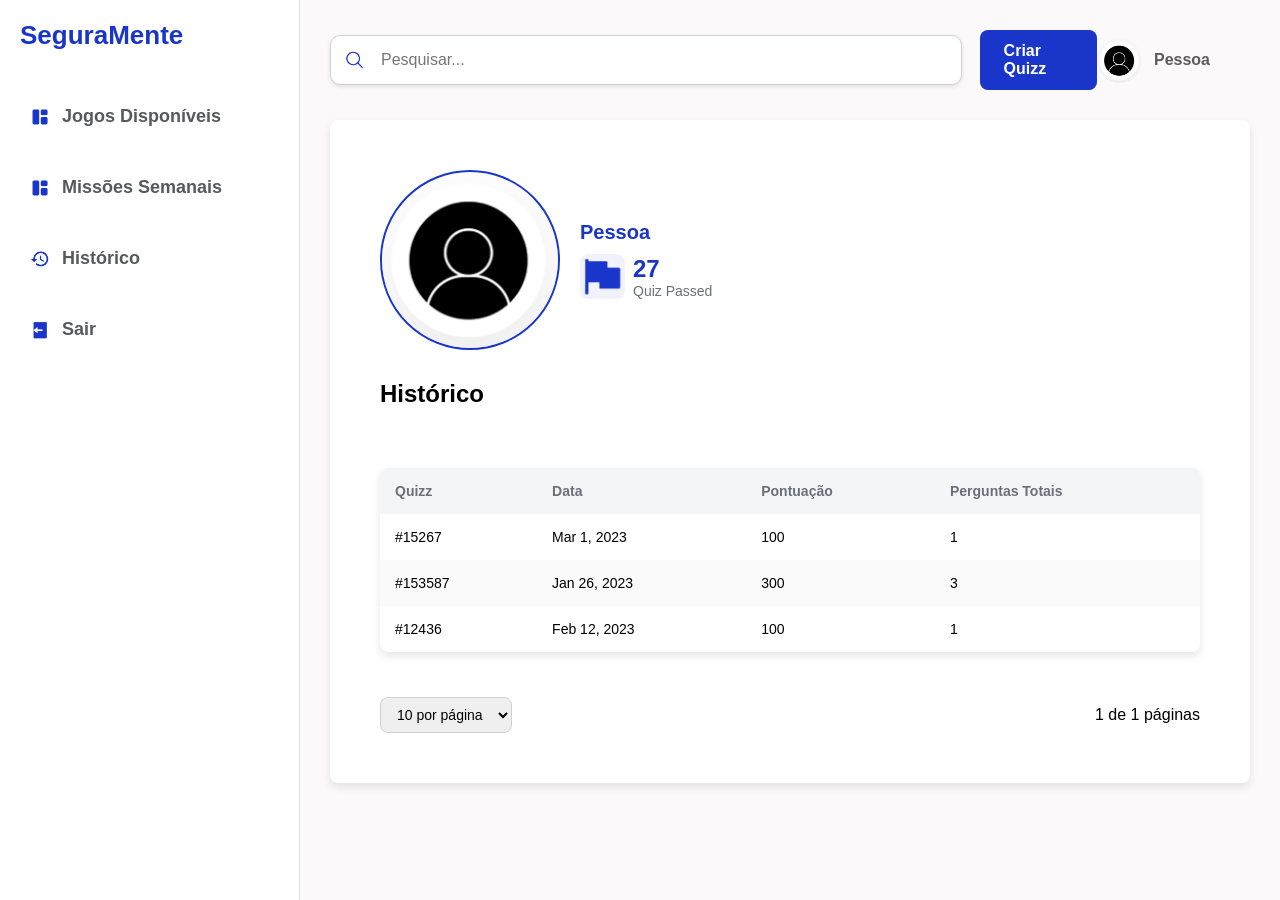
<file: seguramente/src/main/webapp/jsp/html/historico.html>
<!DOCTYPE html>
<html lang="pt-PT">
<head>
    <meta charset="UTF-8">
    <meta name="viewport" content="width=device-width, initial-scale=1.0">
    <title>Histórico - SeguraMente</title>
    <link rel="stylesheet" href="css/historico.css">

</head>
<body>
    <div class="container">
        <!-- Sidebar -->
        <div class="sidebar">
            <h1>SeguraMente</h1>
            <a href="dashboard.html" class="sidebar-item">
                <img src="imagens/jogos_disponiveis_icon.png" alt="Jogos Disponíveis" style="width: 20px; height: 20px;">
                Jogos Disponíveis
            </a>
            <a href="missoes_semanais.html" class="sidebar-item">
                <img src="imagens/missoes_icon.png" alt="Missões Semanais" style="width: 20px; height: 20px;">
                Missões Semanais
            </a>
            <a href="historico.html" class="sidebar-item">
                <img src="imagens/historico_icon.png" alt="Histórico" style="width: 20px; height: 20px;">
                Histórico
            </a>
            <a href="#" class="sidebar-item" id="logout">
                <img src="imagens/logout_icon.png" alt="Sair" style="width: 20px; height: 20px;">
                Sair
            </a>
        </div>

        <!-- Content -->
        <div class="content">
            <!-- Header -->
            <div class="header">
                <div class="search-container">
                    <img src="imagens/lupa.png" alt="Lupa" class="search-icon">
                    <input type="text" placeholder="Pesquisar...">
                </div>
                <a href="criar_quizz.html" class="create-quiz">Criar Quizz</a>
                <a href="perfil.html" class="profile">
                    <img src="imagens/avatar.png" alt="Avatar">
                    <span>Pessoa</span>
                </a>
            </div>

            <!-- Quiz Section -->
            <div class="quiz-section">
                <div class="quiz-header">
                    <div class="user-info">
                        <img src="imagens/avatar.png" alt="Avatar do usuário" class="user-avatar">
                        <div class="user-details">
                            <span class="user-name">Pessoa</span>
                            <div class="user-score-container">
                                <img src="imagens/flag_icon.png" alt="Flag Icon" class="flag-icon">
                                <div class="user-score">
                                    <span class="score-value">27</span>
                                    <span class="score-text">Quiz Passed</span>
                                </div>
                            </div>
                        </div>
                    </div>
                </div>

                <h2>Histórico</h2>

                <div class="table-container">
                    <table class="table">
                        <thead>
                            <tr>
                                <th>Quizz</th>
                                <th>Data</th>
                                <th>Pontuação</th>
                                <th>Perguntas Totais</th>
                            </tr>
                        </thead>
                        <tbody>
                            <tr>
                                <td>#15267</td>
                                <td>Mar 1, 2023</td>
                                <td>100</td>
                                <td>1</td>
                            </tr>
                            <tr>
                                <td>#153587</td>
                                <td>Jan 26, 2023</td>
                                <td>300</td>
                                <td>3</td>
                            </tr>
                            <tr>
                                <td>#12436</td>
                                <td>Feb 12, 2023</td>
                                <td>100</td>
                                <td>1</td>
                            </tr>
                        </tbody>
                    </table>
                </div>

                <div class="pagination">
                    <select>
                        <option value="10">10 por página</option>
                        <option value="20">20 por página</option>
                    </select>
                    <div>
                        <span>1 de 1 páginas</span>
                    </div>
                </div>
            </div>
        </div>
    </div>

            <!-- Modal -->
            <div class="modal-overlay" id="modal">
                <div class="modal-content">
                    <h2>Tem certeza que deseja sair?</h2>
                    <div class="modal-buttons">
                        <button class="btn-yes" id="confirmYes">Sim</button>
                        <button class="btn-no" id="confirmNo">Não</button>
                    </div>
                </div>
            </div>


    <script>
        const logoutLink = document.getElementById('logout');
        const modal = document.getElementById('modal');
        const confirmYes = document.getElementById('confirmYes');
        const confirmNo = document.getElementById('confirmNo');

        logoutLink.addEventListener('click', (e) => {
            e.preventDefault();
            modal.classList.add('show');
        });

        confirmYes.addEventListener('click', () => {
            window.location.href = '../index.html';
        });

        confirmNo.addEventListener('click', () => {
            modal.classList.remove('show');
        });
    </script>
</body>
</html>
</file>
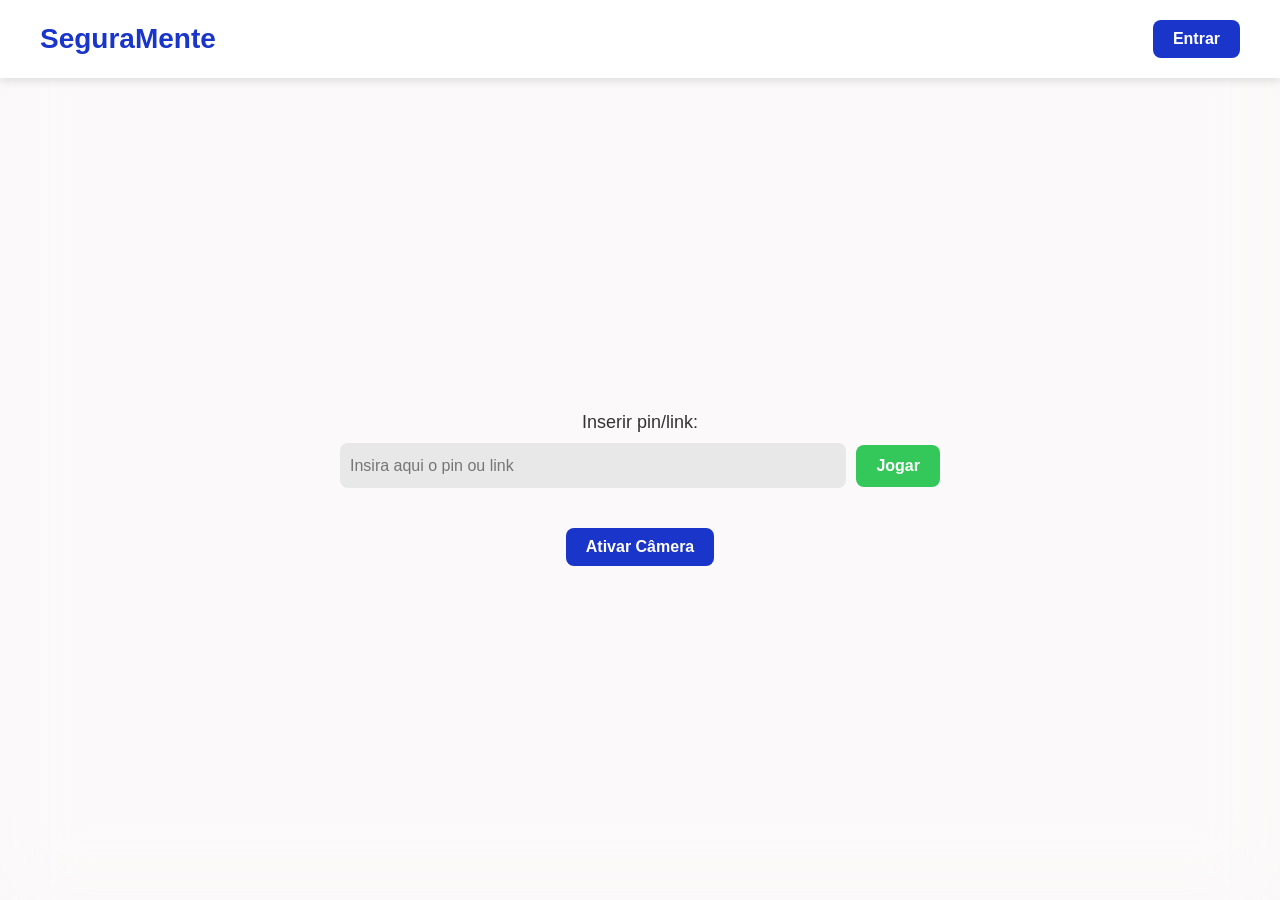
<file: seguramente/src/main/webapp/jsp/html/jogar_agora.html>
<!DOCTYPE html>
<html lang="pt-PT">
<head>
    <meta charset="UTF-8">
    <meta name="viewport" content="width=device-width, initial-scale=1.0">
    <title>Jogar Agora</title>
    <link rel="stylesheet" href="css/jogar_agora.css">


</head>
<body>
    <header>
        <a href="../index.html" class="site-title">SeguraMente</a>
        <a href="login.html" class="button-blue">Entrar</a>
    </header>

    <div class="content">
        <label for="pin-input">Inserir pin/link:</label>
        <div class="input-container">
            <input type="text" id="pin-input" placeholder="Insira aqui o pin ou link">
            <button class="play-button" onclick="redirectToNickname()">Jogar</button>
        </div>
        <p id="error-message" class="error-message">Por favor, insira um PIN ou link antes de continuar.</p>
        
        <div class="qr-code">
            <button class="camera-button" onclick="startCamera()">Ativar Câmera</button>
            <video id="camera-stream" autoplay></video>
        </div>
    </div>

    <script>
        async function startCamera() {
            const video = document.getElementById('camera-stream');

            try {
                const stream = await navigator.mediaDevices.getUserMedia({ video: true });
                
                video.srcObject = stream;
                video.style.display = 'block'; 
            } catch (error) {
                alert('Erro ao acessar a câmera. Verifique se o navegador tem permissões.');
                console.error('Camera error:', error);
            }
        }

        function redirectToNickname() {
            const pinInput = document.getElementById("pin-input").value.trim();
            const errorMessage = document.getElementById("error-message");

            if (pinInput) {
                window.location.href = `nickname.html?pin=${encodeURIComponent(pinInput)}`;
            } else {
                errorMessage.style.display = 'block';

                setTimeout(() => {
                    errorMessage.style.display = 'none';
                }, 3000);
            }
        }
    </script>
</body>
</html>
</file>
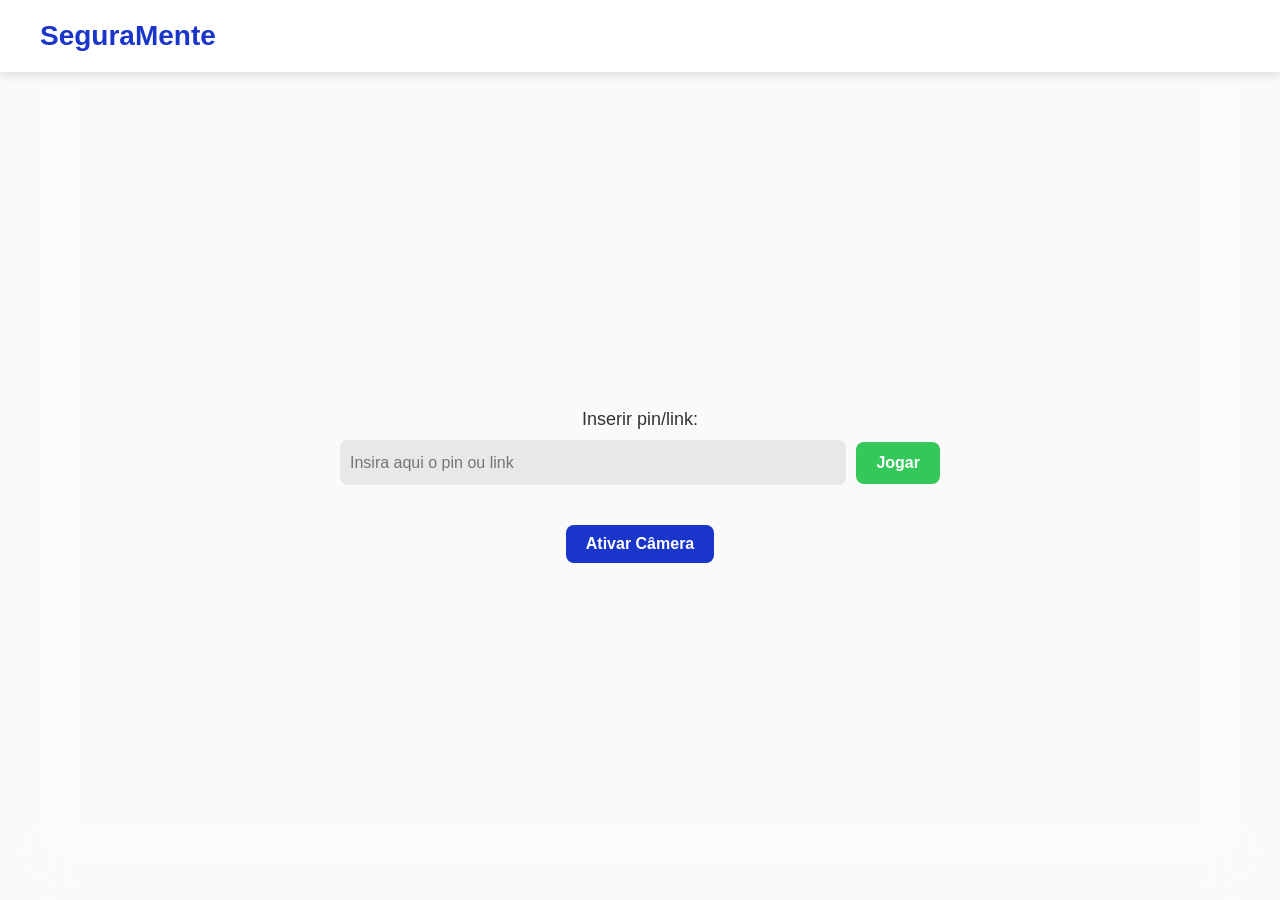
<file: seguramente/src/main/webapp/jsp/html/jogar_agora_registado.html>
<!DOCTYPE html>
<html lang="pt-PT">
<head>
    <meta charset="UTF-8">
    <meta name="viewport" content="width=device-width, initial-scale=1.0">
    <title>Jogar Agora</title>
    <link rel="stylesheet" href="css/jogar_agora_registado.css">


</head>
<body>
    <header>
        <a href="../index.html" class="site-title">SeguraMente</a>
    </header>

    <div class="content">
        <label for="pin-input">Inserir pin/link:</label>
        <div class="input-container">
            <input type="text" id="pin-input" placeholder="Insira aqui o pin ou link">
            <button class="play-button" onclick="redirectToNickname()">Jogar</button>
        </div>
        <p id="error-message" class="error-message">Por favor, insira um PIN ou link antes de continuar.</p>
        
        <div class="qr-code">
            <button class="camera-button" onclick="startCamera()">Ativar Câmera</button>
            <video id="camera-stream" autoplay></video>
        </div>
    </div>

    <script>
        async function startCamera() {
            const video = document.getElementById('camera-stream');

            try {
                const stream = await navigator.mediaDevices.getUserMedia({ video: true });
                
                video.srcObject = stream;
                video.style.display = 'block'; 
            } catch (error) {
                alert('Erro ao acessar a câmera. Verifique se o navegador tem permissões.');
                console.error('Camera error:', error);
            }
        }

        function redirectToNickname() {
            const pinInput = document.getElementById("pin-input").value.trim();
            const errorMessage = document.getElementById("error-message");

            if (pinInput) {
                window.location.href = `nickname.html?pin=${encodeURIComponent(pinInput)}`;
            } else {
                errorMessage.style.display = 'block';

                setTimeout(() => {
                    errorMessage.style.display = 'none';
                }, 3000);
            }
        }
    </script>
</body>
</html>
</file>
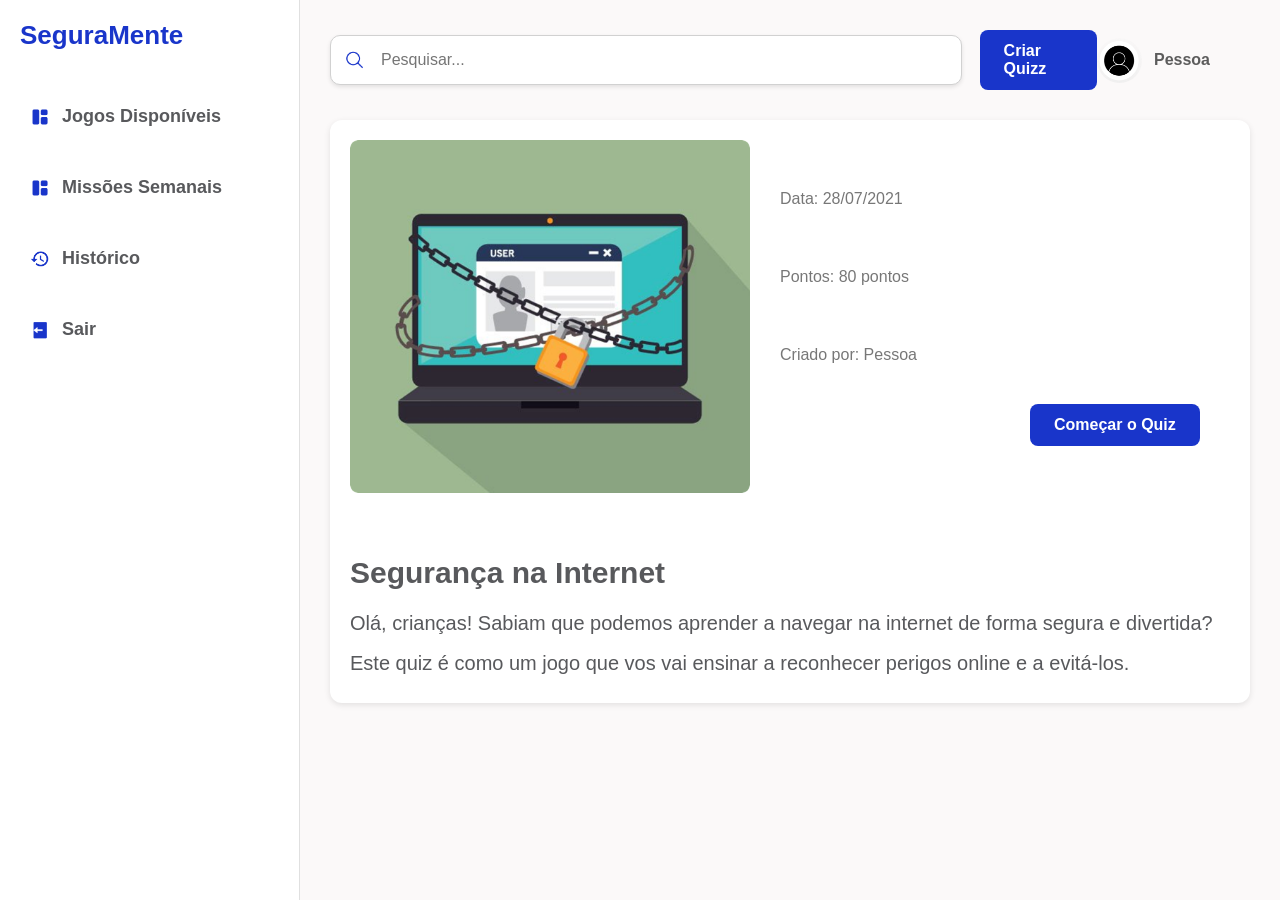
<file: seguramente/src/main/webapp/jsp/html/jogar_quizz.html>
<!DOCTYPE html>
<html lang="pt-BR">
<head>
    <meta charset="UTF-8">
    <meta name="viewport" content="width=device-width, initial-scale=1.0">
    <title>Jogos Disponíveis - SeguraMente</title>
    <link rel="stylesheet" href="css/jogar_quizz.css">
    
</head>
<body>
    <div class="container">
        <!-- Sidebar -->
        <div class="sidebar">
            <h1>SeguraMente</h1>
            <a href="dashboard.html" class="sidebar-item">
                <img src="imagens/jogos_disponiveis_icon.png" alt="Jogos Disponíveis" style="width: 20px; height: 20px;">
                Jogos Disponíveis
            </a>
            <a href="missoes_semanais.html" class="sidebar-item">
                <img src="imagens/missoes_icon.png" alt="Missões Semanais" style="width: 20px; height: 20px;">
                Missões Semanais
            </a>
            <a href="historico.html" class="sidebar-item">
                <img src="imagens/historico_icon.png" alt="Histórico" style="width: 20px; height: 20px;">
                Histórico
            </a>
            <a href="#" class="sidebar-item" id="logout">
                <img src="imagens/logout_icon.png" alt="Sair" style="width: 20px; height: 20px;">
                Sair
            </a>
        </div>

        <!-- Content -->
        <div class="content">
            <!-- Header -->
            <div class="header">
                <div class="search-container">
                    <img src="imagens/lupa.png" alt="Lupa" class="search-icon">
                    <input type="text" placeholder="Pesquisar...">
                </div>
                <a href="criar_quizz.html" class="create-quiz">Criar Quizz</a>
                <a href="perfil.html" class="profile">
                    <img src="imagens/avatar.png" alt="Avatar">
                    <span>Pessoa</span>
                </a>
            </div>

            <!-- Quiz -->
            <div class="quiz-container">
                <div class="quiz-image">
                    <img src="imagens/quiz-image.png" alt="Segurança na Internet">
                    <div>
                        <div class="quiz-info">
                            <p>Data: 28/07/2021</p>
                            <p>Pontos: 80 pontos</p>
                            <p>Criado por: Pessoa</p>
                        </div>
                        <div class="quiz-button">
                            <button id="start-quiz-btn">Começar o Quiz</button>
                        </div>
                    </div>
                </div>

                <div class="quiz-details">
                    <h2>Segurança na Internet</h2>
                    <p>Olá, crianças! Sabiam que podemos aprender a navegar na internet de forma segura e divertida? Este quiz é como um jogo que vos vai ensinar a reconhecer perigos online e a evitá-los.</p>
                </div>
            </div>
        </div>
    </div>

    <!-- Modal de Escolha -->
    <div class="modal-overlay" id="quiz-mode-modal">
        <div class="modal-content">
            <h2>Como deseja jogar?</h2>
            <div class="modal-buttons">
                <button class="btn-solo" id="play-solo">Jogar Sozinho</button>
                <button class="btn-multi" id="play-multi">Jogar com Outros</button>
                <button class="btn-cancel" id="cancel-quiz">Cancelar</button>
            </div>
        </div>
    </div>

    <!-- Modal de Logout -->
    <div class="modal-overlay" id="logout-modal">
        <div class="modal-content">
            <h2>Tem certeza que deseja sair?</h2>
            <div class="modal-buttons">
                <button class="btn-solo" id="confirmYes">Sim</button>
                <button class="btn-cancel" id="confirmNo">Não</button>
            </div>
        </div>
    </div>

    <script>
        const logoutLink = document.getElementById('logout');
        const logoutModal = document.getElementById('logout-modal');
        const confirmYes = document.getElementById('confirmYes');
        const confirmNo = document.getElementById('confirmNo');
        const startQuizBtn = document.getElementById('start-quiz-btn');
        const quizModeModal = document.getElementById('quiz-mode-modal');
        const playSoloBtn = document.getElementById('play-solo');
        const playMultiBtn = document.getElementById('play-multi');
        const cancelQuizBtn = document.getElementById('cancel-quiz');

        // Modal de Logout
        logoutLink.addEventListener('click', (e) => {
            e.preventDefault();
            logoutModal.classList.add('show');
        });

        confirmYes.addEventListener('click', () => {
            window.location.href = '../index.html';
        });

        confirmNo.addEventListener('click', () => {
            logoutModal.classList.remove('show');
        });

        // Modal de Escolha do Modo de Jogo
        startQuizBtn.addEventListener('click', () => {
            quizModeModal.classList.add('show');
        });

        playSoloBtn.addEventListener('click', () => {
            window.location.href = 'quizz.html';
        });

        playMultiBtn.addEventListener('click', () => {
            window.location.href = 'lobby.html';
        });

        cancelQuizBtn.addEventListener('click', () => {
            quizModeModal.classList.remove('show');
        });
    </script>
</body>
</html>
</file>
<file: seguramente/src/main/webapp/jsp/html/css/admin_aprovar_quizz.css>
/* Reset básico */
* {
    margin: 0;
    padding: 0;
    box-sizing: border-box;
}

body {
    font-family: 'Poppins', sans-serif;
    background: #FBF9F9;
    display: flex;
    flex-direction: column;
    height: 100vh;
}

.container {
    display: flex;
    height: 100%;
    width: 100%;
}

/* Sidebar */
.sidebar {
    width: 300px;
    background: #FFFFFF;
    display: flex;
    flex-direction: column;
    padding: 20px;
    color: #1935CA;
    border-right: 1px solid #E0E0E0;
}

.sidebar h1 {
    font-size: 26px;
    font-weight: bold;
    margin-bottom: 30px;
    color: #1935CA;
}

.sidebar-item {
    margin: 15px 0;
    padding: 10px;
    font-size: 18px;
    font-weight: 600;
    border-radius: 8px;
    cursor: pointer;
    display: flex;
    align-items: center;
    gap: 12px;
    color: #58595c;
    text-decoration: none;
    transition: background 0.3s, color 0.3s;
}

.sidebar-item:hover {
    background: #E3EAFD;
    color: #1935CA;
}

.sidebar-item.active {
    background: #E3EAFD;
    color: #1935CA;
}

/* Content */
.content {
    flex: 1;
    background: #FBF9F9;
    padding: 30px;
}

/* Header */
.header {
    display: flex;
    justify-content: space-between;
    align-items: center;
    margin-bottom: 30px;
}

.search-container {
    position: relative;
    width: 700px;
}

.header .search-container input {
    width: 100%;
    height: 50px;
    border: 1px solid #D1D1D1;
    border-radius: 10px;
    padding: 0 20px;
    font-size: 16px;
    box-shadow: 0px 2px 4px rgba(0, 0, 0, 0.1);
}

.header .create-quiz {
    background: #1935CA;
    color: white;
    border: none;
    border-radius: 8px;
    padding: 12px 24px;
    font-size: 16px;
    cursor: pointer;
    font-weight: bold;
    text-decoration: none;
}

.profile {
    display: flex;
    align-items: center;
    gap: 12px;
    text-decoration: none;
    color: inherit;
}

.profile img {
    width: 45px;
    height: 45px;
    border-radius: 50%;
    object-fit: cover;
}

.profile span {
    font-size: 16px;
    font-weight: 600;
    color: #5c5c5c;
}

.content h1 {
    font-size: 24px;
    font-weight: bold;
    color: #1935CA;
    margin-bottom: 30px;
}

.quiz-list {
    display: flex;
    flex-direction: column;
    gap: 20px;
}

.quiz-item {
    display: flex;
    justify-content: space-between;
    align-items: center;
    padding: 15px 20px;
    background: #F9F9F9;
    border-radius: 8px;
    box-shadow: 0px 2px 4px rgba(0, 0, 0, 0.1);
    font-size: 18px;
    color: #58595C;
    cursor: pointer;
    text-decoration: none;
}

.quiz-item:hover {
    background: #E3EAFD;
}

.quiz-item span {
    color: inherit;
}

.quiz-item button {
    background: none;
    border: none;
    font-size: 18px;
    font-weight: bold;
    color: #FF3B30;
    cursor: pointer;
}

.quiz-item button:hover {
    color: #D32F2F;
}

/* Modal de Logout */
.modal-overlay {
    position: fixed;
    top: 0;
    left: 0;
    width: 100%;
    height: 100%;
    background: rgba(0, 0, 0, 0.5);
    display: flex;
    justify-content: center;
    align-items: center;
    z-index: 1000;
    visibility: hidden;
    opacity: 0;
    transition: all 0.3s ease;
}

.modal-overlay.show {
    visibility: visible;
    opacity: 1;
}

.modal-content {
    background: #FFFFFF;
    border-radius: 10px;
    padding: 20px;
    text-align: center;
    box-shadow: 0px 4px 8px rgba(0, 0, 0, 0.2);
    width: 400px;
}

.modal-content h2 {
    font-size: 20px;
    color: #333;
    margin-bottom: 20px;
}

.modal-buttons {
    display: flex;
    justify-content: center;
    gap: 20px;
}

.modal-buttons button {
    padding: 10px 20px;
    font-size: 16px;
    border: none;
    border-radius: 5px;
    cursor: pointer;
}

.btn-yes {
    background: #1935CA;
    color: #FFFFFF;
}

.btn-no {
    background: #E3EAFD;
    color: #1935CA;
}

.btn-yes:hover {
    background: #162E8E;
}

.btn-no:hover {
    background: #C5D4F2;
}
</file>
<file: seguramente/src/main/webapp/jsp/html/css/admin_criar_missoes.css>
/* Reset básico */
* {
    margin: 0;
    padding: 0;
    box-sizing: border-box;
}

body {
    font-family: 'Poppins', sans-serif;
    background: #FBF9F9;
    display: flex;
    flex-direction: column;
    height: 100vh;
}

.container {
    display: flex;
    height: 100%;
    width: 100%;
}

/* Sidebar */
.sidebar {
    width: 300px;
    background: #FFFFFF;
    display: flex;
    flex-direction: column;
    padding: 20px;
    color: #1935CA;
    border-right: 1px solid #E0E0E0;
}

.sidebar h1 {
    font-size: 26px;
    font-weight: bold;
    margin-bottom: 30px;
    color: #1935CA;
}

.sidebar-item {
    margin: 15px 0;
    padding: 10px;
    font-size: 18px;
    font-weight: 600;
    border-radius: 8px;
    cursor: pointer;
    display: flex;
    align-items: center;
    gap: 12px;
    color: #58595c;
    text-decoration: none;
    transition: background 0.3s, color 0.3s;
}

.sidebar-item:hover {
    background: #E3EAFD;
    color: #1935CA;
}

.sidebar-item.active {
    background: #E3EAFD;
    color: #1935CA;
}

/* Content */
.content {
    flex: 1;
    background: #FBF9F9;
    padding: 30px;
}

/* Header */
.header {
    display: flex;
    justify-content: space-between;
    align-items: center;
    margin-bottom: 30px;
}

.search-container {
    position: relative;
    width: 700px;
}

.header .search-container input {
    width: 100%;
    height: 50px;
    border: 1px solid #D1D1D1;
    border-radius: 10px;
    padding: 0 20px;
    font-size: 16px;
    box-shadow: 0px 2px 4px rgba(0, 0, 0, 0.1);
}

.header .create-quiz {
    background: #1935CA;
    color: white;
    border: none;
    border-radius: 8px;
    padding: 12px 24px;
    font-size: 16px;
    cursor: pointer;
    font-weight: bold;
    text-decoration: none;
}

.profile {
    display: flex;
    align-items: center;
    gap: 12px;
    text-decoration: none;
    color: inherit;
}

.profile img {
    width: 45px;
    height: 45px;
    border-radius: 50%;
    object-fit: cover;
}

.profile span {
    font-size: 16px;
    font-weight: 600;
    color: #5c5c5c;
}

.content h1 {
    font-size: 24px;
    font-weight: bold;
    color: #1935CA;
    margin-bottom: 30px;
}

/* Form */
.form-group.row {
    margin-top: 50px;
    display: flex;
    gap: 20px;
    align-items: center;
    width: 100%;
    padding: 0 200px;
}

.form-column {
    display: flex;
    flex-direction: column;
    flex-grow: 1;
    min-width: 0;
}

.form-column.small {
    flex: 2; 
}

.form-column.tiny {
    flex: 1; 
}

.form-group label {
    font-size: 16px;
    font-weight: 600;
    color: #333;
}

.form-group input, .form-group textarea {
    padding: 12px;
    font-size: 16px;
    border: 1px solid #D1D1D1;
    border-radius: 8px;
    background: #FFFFFF;
    transition: border 0.3s ease-in-out;
    width: 100%;
}

.form-group input:focus, .form-group textarea:focus {
    border-color: #000000;
    outline: none;
    box-shadow: 0px 0px 5px rgba(25, 53, 202, 0.2);
}

.form-group textarea {
    resize: none;
    height: auto;
}

.form-group.description {
    display: flex;
    flex-direction: column;
    width: 100%;
    padding: 0 200px; 
}

.form-group.description textarea {
    width: 100%;
    height: 150px; 
    padding: 12px;
    font-size: 16px;
    border: 1px solid #D1D1D1;
    border-radius: 8px;
    background: #FFFFFF;
    transition: border 0.3s ease-in-out;
    resize: none; 
}

.form-group.description textarea:focus {
    border-color: #000000;
    outline: none;
    box-shadow: 0px 0px 5px rgba(25, 53, 202, 0.2);
}

.action-buttons {
    display: flex;
    justify-content: center;
    margin-top: 60px;
    gap: 50px;
}

.btn-add {
    background: #34C759;
    color: white;
    border: none;
    border-radius: 8px;
    padding: 12px 24px;
    font-size: 16px;
    cursor: pointer;
    font-weight: bold;
}

.btn-remove {
    background: #FF3B30;
    color: white;
    border: none;
    border-radius: 8px;
    padding: 12px 24px;
    font-size: 16px;
    cursor: pointer;
    font-weight: bold;
}

.btn-add:hover {
    background: #28A745;
}

.btn-remove:hover {
    background: #D32F2F;
}

/* Modal de Logout */
.modal-overlay {
    position: fixed;
    top: 0;
    left: 0;
    width: 100%;
    height: 100%;
    background: rgba(0, 0, 0, 0.5);
    display: flex;
    justify-content: center;
    align-items: center;
    z-index: 1000;
    visibility: hidden;
    opacity: 0;
    transition: all 0.3s ease;
}

.modal-overlay.show {
    visibility: visible;
    opacity: 1;
}

.modal-content {
    background: #FFFFFF;
    border-radius: 10px;
    padding: 20px;
    text-align: center;
    box-shadow: 0px 4px 8px rgba(0, 0, 0, 0.2);
    width: 400px;
}

.modal-content h2 {
    font-size: 20px;
    color: #333;
    margin-bottom: 20px;
}

.modal-buttons {
    display: flex;
    justify-content: center;
    gap: 20px;
}

.modal-buttons button {
    padding: 10px 20px;
    font-size: 16px;
    border: none;
    border-radius: 5px;
    cursor: pointer;
}

.btn-yes {
    background: #1935CA;
    color: #FFFFFF;
}

.btn-no {
    background: #E3EAFD;
    color: #1935CA;
}

.btn-yes:hover {
    background: #162E8E;
}

.btn-no:hover {
    background: #C5D4F2;
}

/* Mensagem de Sucesso */
.success-message {
    display: none;
    position: fixed;
    top: 20px;
    left: 50%;
    transform: translateX(-50%);
    background: #34C759;
    color: white;
    padding: 15px 25px;
    border-radius: 8px;
    font-size: 16px;
    font-weight: bold;
    box-shadow: 0px 4px 6px rgba(0, 0, 0, 0.2);
    z-index: 1000;
}

/* Modal de Cancelamento */
.modal-overlay.show {
    visibility: visible;
    opacity: 1;
}
</file>
<file: seguramente/src/main/webapp/jsp/html/css/admin_criar_quizz.css>
/* Reset básico */
* {
    margin: 0;
    padding: 0;
    box-sizing: border-box;
}

body {
    font-family: 'Poppins', sans-serif;
    background: #FBF9F9;
    display: flex;
    flex-direction: column;
    height: 100vh;
    overflow: hidden;
}

.container {
    display: flex;
    height: 100%;
    width: 100%;
}

/* Sidebar */
.sidebar {
    width: 300px;
    background: #FFFFFF;
    display: flex;
    flex-direction: column;
    padding: 20px;
    color: #1935CA;
    border-right: 1px solid #E0E0E0;
}

.sidebar h1 {
    font-size: 26px;
    font-weight: bold;
    margin-bottom: 30px;
    color: #1935CA;
}

.sidebar-item {
    margin: 15px 0;
    padding: 10px;
    font-size: 18px;
    font-weight: 600;
    border-radius: 8px;
    cursor: pointer;
    display: flex;
    align-items: center;
    gap: 12px;
    color: #58595c;
    text-decoration: none;
    transition: background 0.3s, color 0.3s;
}

.sidebar-item:hover {
    background: #E3EAFD;
    color: #1935CA;
}

/* Content */
.content {
    flex: 1;
    background: #FBF9F9;
    padding: 30px;
    display: flex;
    flex-direction: column;
    overflow-y: auto;
}

/* Header */
.header {
    display: flex;
    justify-content: space-between;
    align-items: center;
    margin-bottom: 30px;
}

.search-container {
    position: relative;
    width: 700px;
}

.header .search-container .search-icon {
    position: absolute;
    left: 15px;
    top: 50%;
    transform: translateY(-50%);
    width: 20px;
    height: 20px;
    pointer-events: none;
}

.header .search-container input {
    width: 100%;
    height: 50px;
    border: 1px solid #D1D1D1;
    border-radius: 10px;
    padding: 0 20px 0 50px;
    font-size: 16px;
    box-shadow: 0px 2px 4px rgba(0, 0, 0, 0.1);
}

.header .create-quiz {
    background: #1935CA;
    color: white;
    border: none;
    border-radius: 8px;
    padding: 12px 24px;
    font-size: 16px;
    cursor: pointer;
    font-weight: bold;
    text-decoration: none;
}

.profile {
    display: flex;
    align-items: center;
    gap: 12px;
    text-decoration: none;
    color: inherit;
}

.profile img {
    width: 45px;
    height: 45px;
    border-radius: 50%;
    object-fit: cover;
}

.profile span {
    font-size: 16px;
    font-weight: 600;
    color: #5c5c5c;
}

/* Quiz Creation Section */
.quiz-section {
    background: #FFFFFF;
    padding: 40px;
    border-radius: 8px;
    box-shadow: 0px 4px 8px rgba(0, 0, 0, 0.1);
    display: flex;
    flex-direction: column;
    gap: 30px;
}

.quiz-title {
    font-size: 24px;
    font-weight: bold;
    color: #1935CA;
}

.question-container {
    display: flex;
    flex-direction: column;
    gap: 20px;
}

.question {
    border: 1px solid #E0E0E0;
    padding: 20px;
    border-radius: 8px;
    background: #F9F9F9;
    position: relative;
}

.question-header {
    display: flex;
    align-items: flex-start;
    gap: 20px;
    margin-bottom: 15px;
}

.question-title {
    font-weight: bold;
    margin-bottom: 10px;
    color: #1935CA;
}

.question textarea {
    flex: 1;
    height: 200px;
    border: 1px solid #D1D1D1;
    border-radius: 8px;
    padding: 15px;
    font-size: 16px;
    color: #58595c;
    background: #F7F9FC;
}

.question .upload-container {
    display: flex;
    flex-direction: column;
    align-items: center;
    justify-content: center;
    width: 400px;
    height: 200px;
    border: 2px dashed #D1D1D1;
    border-radius: 8px;
    text-align: center;
    font-size: 12px;
    color: #58595c;
    background: #F7F9FC;
}

.question .upload-container img {
    width: 100%;
    height: 100%;
    object-fit: cover;
    border-radius: 8px;
    display: none;
}

.question .upload-container input {
    display: none;
}

.options {
    display: flex;
    flex-direction: column;
    gap: 10px;
}

.option {
    display: flex;
    align-items: center;
    gap: 10px;
}

.option input[type="text"] {
    flex: 1;
    height: 40px;
    border: 1px solid #D1D1D1;
    border-radius: 8px;
    padding: 10px;
    font-size: 16px;
    background: #F7F9FC;
}

.option input[type="checkbox"] {
    width: 20px;
    height: 20px;
}

.remove-question-btn {
    position: absolute;
    top: 10px;
    right: 10px;
    background: #FF4D4D;
    color: white;
    border: none;
    border-radius: 8px;
    padding: 8px 16px;
    font-size: 14px;
    cursor: pointer;
}

.remove-question-btn:hover {
    background: #CC0000;
}

.btn {
    background: #1935CA;
    color: white;
    border: none;
    border-radius: 8px;
    padding: 12px 24px;
    font-size: 16px;
    cursor: pointer;
    font-weight: bold;
    text-align: center;
}

.btn:hover {
    background: #162E8E;
}

/* Modal de Logout */
.modal-overlay {
    position: fixed;
    top: 0;
    left: 0;
    width: 100%;
    height: 100%;
    background: rgba(0, 0, 0, 0.5);
    display: flex;
    justify-content: center;
    align-items: center;
    z-index: 1000;
    visibility: hidden;
    opacity: 0;
    transition: all 0.3s ease;
}

.modal-overlay.show {
    visibility: visible;
    opacity: 1;
}

.modal-content {
    background: #FFFFFF;
    border-radius: 10px;
    padding: 20px;
    text-align: center;
    box-shadow: 0px 4px 8px rgba(0, 0, 0, 0.2);
    width: 400px;
}

.modal-content h2 {
    font-size: 20px;
    color: #333;
    margin-bottom: 20px;
}

.modal-buttons {
    display: flex;
    justify-content: center;
    gap: 20px;
}

.modal-buttons button {
    padding: 10px 20px;
    font-size: 16px;
    border: none;
    border-radius: 5px;
    cursor: pointer;
}

.btn-yes {
    background: #1935CA;
    color: #FFFFFF;
}

.btn-no {
    background: #E3EAFD;
    color: #1935CA;
}

.btn-yes:hover {
    background: #162E8E;
}

.btn-no:hover {
    background: #C5D4F2;
}

/* Mensagem de sucesso */
.success-message {
    display: none;
    position: fixed;
    top: 20px;
    left: 50%;
    transform: translateX(-50%);
    background: #34C759;
    color: white;
    padding: 15px 25px;
    border-radius: 8px;
    font-size: 18px;
    font-weight: bold;
    text-align: center;
    box-shadow: 0px 2px 10px rgba(0, 0, 0, 0.2);
    opacity: 0;
    transition: opacity 0.5s ease-in-out;
    z-index: 1000;
}
</file>
<file: seguramente/src/main/webapp/jsp/html/css/admin_missoes.css>
/* Reset básico */
* {
    margin: 0;
    padding: 0;
    box-sizing: border-box;
}

body {
    font-family: 'Poppins', sans-serif;
    background: #FBF9F9;
    display: flex;
    flex-direction: column;
    height: 100vh;
}

.container {
    display: flex;
    height: 100%;
    width: 100%;
}

/* Sidebar */
.sidebar {
    width: 300px;
    background: #FFFFFF;
    display: flex;
    flex-direction: column;
    padding: 20px;
    color: #1935CA;
    border-right: 1px solid #E0E0E0;
}

.sidebar h1 {
    font-size: 26px;
    font-weight: bold;
    margin-bottom: 30px;
    color: #1935CA;
}

.sidebar-item {
    margin: 15px 0;
    padding: 10px;
    font-size: 18px;
    font-weight: 600;
    border-radius: 8px;
    cursor: pointer;
    display: flex;
    align-items: center;
    gap: 12px;
    color: #58595c;
    text-decoration: none;
    transition: background 0.3s, color 0.3s;
}

.sidebar-item:hover {
    background: #E3EAFD;
    color: #1935CA;
}

.sidebar-item.active {
    background: #E3EAFD;
    color: #1935CA;
}

/* Content */
.content {
    flex: 1;
    background: #FBF9F9;
    padding: 30px;
}

/* Header */
.header {
    display: flex;
    justify-content: space-between;
    align-items: center;
    margin-bottom: 30px;
}

.search-container {
    position: relative;
    width: 700px;
}

.header .search-container input {
    width: 100%;
    height: 50px;
    border: 1px solid #D1D1D1;
    border-radius: 10px;
    padding: 0 20px;
    font-size: 16px;
    box-shadow: 0px 2px 4px rgba(0, 0, 0, 0.1);
}

.header .create-quiz {
    background: #1935CA;
    color: white;
    border: none;
    border-radius: 8px;
    padding: 12px 24px;
    font-size: 16px;
    cursor: pointer;
    font-weight: bold;
    text-decoration: none;
}

.profile {
    display: flex;
    align-items: center;
    gap: 12px;
    text-decoration: none;
    color: inherit;
}

.profile img {
    width: 45px;
    height: 45px;
    border-radius: 50%;
    object-fit: cover;
}

.profile span {
    font-size: 16px;
    font-weight: 600;
    color: #5c5c5c;
}

.content h1 {
    font-size: 24px;
    font-weight: bold;
    color: #1935CA;
    margin-bottom: 30px;
}

.missions-list {
    display: flex;
    flex-direction: column;
    gap: 20px;
    margin-bottom: 30px;
}

.mission-item {
    display: flex;
    justify-content: space-between;
    align-items: center;
    padding: 15px 20px;
    background: #F9F9F9;
    border-radius: 8px;
    box-shadow: 0px 2px 4px rgba(0, 0, 0, 0.1);
    font-size: 18px;
    color: #58595C;
}

.mission-item span {
    font-size: 18px;
    font-weight: 500;
}

.action-buttons {
    display: flex;
    justify-content: center;
    gap: 20px;
}

.btn-add {
    background: #34C759;
    color: white;
    border: none;
    border-radius: 8px;
    padding: 12px 24px;
    font-size: 16px;
    cursor: pointer;
    font-weight: bold;
}

.btn-remove {
    background: #FF3B30;
    color: white;
    border: none;
    border-radius: 8px;
    padding: 12px 24px;
    font-size: 16px;
    cursor: pointer;
    font-weight: bold;
}

.btn-add:hover {
    background: #28A745;
}

.btn-remove:hover {
    background: #D32F2F;
}

/* Destaca a missão quando pode ser removida */
.selectable {
    background: #FFEBEE;
    cursor: pointer;
}    

/* Modal de Confirmação */
.modal {
    display: none;
    position: fixed;
    top: 0;
    left: 0;
    width: 100%;
    height: 100%;
    background: rgba(0, 0, 0, 0.5);
    justify-content: center;
    align-items: center;
}

.modal-content {
    background: white;
    padding: 20px;
    border-radius: 10px;
    text-align: center;
    width: 300px;
    box-shadow: 0px 2px 10px rgba(0, 0, 0, 0.2);
}

.modal-buttons {
    display: flex;
    justify-content: space-between;
    margin-top: 15px;
}

.btn-cancel, .btn-confirm {
    border: none;
    padding: 10px 20px;
    border-radius: 8px;
    cursor: pointer;
    font-size: 16px;
    font-weight: bold;
}

.btn-cancel {
    background: #E0E0E0;
    color: black;
}

.btn-confirm {
    background: #FF3B30;
    color: white;
}

        /* Modal de Logout */
        .modal-overlay {
    position: fixed;
    top: 0;
    left: 0;
    width: 100%;
    height: 100%;
    background: rgba(0, 0, 0, 0.5);
    display: flex;
    justify-content: center;
    align-items: center;
    z-index: 1000;
    visibility: hidden;
    opacity: 0;
    transition: all 0.3s ease;
}

.modal-overlay.show {
    visibility: visible;
    opacity: 1;
}

.modal-content {
    background: #FFFFFF;
    border-radius: 10px;
    padding: 20px;
    text-align: center;
    box-shadow: 0px 4px 8px rgba(0, 0, 0, 0.2);
    width: 400px;
}

.modal-content h2 {
    font-size: 20px;
    color: #333;
    margin-bottom: 20px;
}

.modal-buttons {
    display: flex;
    justify-content: center;
    gap: 20px;
}

.modal-buttons button {
    padding: 10px 20px;
    font-size: 16px;
    border: none;
    border-radius: 5px;
    cursor: pointer;
}

.btn-yes {
    background: #1935CA;
    color: #FFFFFF;
}

.btn-no {
    background: #E3EAFD;
    color: #1935CA;
}

.btn-yes:hover {
    background: #162E8E;
}

.btn-no:hover {
    background: #C5D4F2;
}
</file>
<file: seguramente/src/main/webapp/jsp/html/css/aprovar_jogo.css>
/* Reset básico */
* {
    margin: 0;
    padding: 0;
    box-sizing: border-box;
}

body {
    font-family: 'Poppins', sans-serif;
    background: #FBF9F9;
    display: flex;
    flex-direction: column;
    height: 100vh;
    overflow: hidden;
}

.container {
    display: flex;
    height: 100%;
    width: 100%;
}

/* Sidebar */
.sidebar {
    width: 300px;
    background: #FFFFFF;
    display: flex;
    flex-direction: column;
    padding: 20px;
    color: #1935CA;
    border-right: 1px solid #E0E0E0;
}

.sidebar h1 {
    font-size: 26px;
    font-weight: bold;
    margin-bottom: 30px;
    color: #1935CA;
}

.sidebar-item {
    margin: 15px 0;
    padding: 10px;
    font-size: 18px;
    font-weight: 600;
    border-radius: 8px;
    cursor: pointer;
    display: flex;
    align-items: center;
    gap: 12px;
    color: #58595c;
    text-decoration: none;
    transition: background 0.3s, color 0.3s;
}

.sidebar-item:hover {
    background: #E3EAFD;
    color: #1935CA;
}

/* Content */
.content {
    flex: 1;
    background: #FBF9F9;
    padding: 30px;
    display: flex;
    flex-direction: column;
    align-items: center;
    justify-content: center;
    text-align: center;
}

.title {
    font-size: 24px;
    font-weight: bold;
    color: #1935CA;
    margin-bottom: 20px;
}

.message {
    font-size: 16px;
    line-height: 1.6;
    color: #58595C;
    max-width: 600px;
    margin-bottom: 40px;
}

.btn {
    background: #1935CA;
    color: white;
    border: none;
    border-radius: 8px;
    padding: 12px 24px;
    font-size: 16px;
    cursor: pointer;
    font-weight: bold;
    text-align: center;
    text-decoration: none;
}

.btn:hover {
    background: #162E8E;
}
</file>
<file: seguramente/src/main/webapp/jsp/html/css/criar_quizz.css>
/* Reset básico */
* {
    margin: 0;
    padding: 0;
    box-sizing: border-box;
}

body {
    font-family: 'Poppins', sans-serif;
    background: #FBF9F9;
    display: flex;
    flex-direction: column;
    height: 100vh;
    overflow: hidden;
}

.container {
    display: flex;
    height: 100%;
    width: 100%;
}

/* Sidebar */
.sidebar {
    width: 300px;
    background: #FFFFFF;
    display: flex;
    flex-direction: column;
    padding: 20px;
    color: #1935CA;
    border-right: 1px solid #E0E0E0;
}

.sidebar h1 {
    font-size: 26px;
    font-weight: bold;
    margin-bottom: 30px;
    color: #1935CA;
}

.sidebar-item {
    margin: 15px 0;
    padding: 10px;
    font-size: 18px;
    font-weight: 600;
    border-radius: 8px;
    cursor: pointer;
    display: flex;
    align-items: center;
    gap: 12px;
    color: #58595c;
    text-decoration: none;
    transition: background 0.3s, color 0.3s;
}

.sidebar-item:hover {
    background: #E3EAFD;
    color: #1935CA;
}

/* Content */
.content {
    flex: 1;
    background: #FBF9F9;
    padding: 30px;
    display: flex;
    flex-direction: column;
    overflow-y: auto;
}

/* Header */
.header {
    display: flex;
    justify-content: space-between;
    align-items: center;
    margin-bottom: 30px;
}

.search-container {
    position: relative;
    width: 700px;
}

.header .search-container .search-icon {
    position: absolute;
    left: 15px;
    top: 50%;
    transform: translateY(-50%);
    width: 20px;
    height: 20px;
    pointer-events: none;
}

.header .search-container input {
    width: 100%;
    height: 50px;
    border: 1px solid #D1D1D1;
    border-radius: 10px;
    padding: 0 20px 0 50px;
    font-size: 16px;
    box-shadow: 0px 2px 4px rgba(0, 0, 0, 0.1);
}

.header .create-quiz {
    background: #1935CA;
    color: white;
    border: none;
    border-radius: 8px;
    padding: 12px 24px;
    font-size: 16px;
    cursor: pointer;
    font-weight: bold;
    text-decoration: none;
}

.profile {
    display: flex;
    align-items: center;
    gap: 12px;
    text-decoration: none;
    color: inherit;
}

.profile img {
    width: 45px;
    height: 45px;
    border-radius: 50%;
    object-fit: cover;
}

.profile span {
    font-size: 16px;
    font-weight: 600;
    color: #5c5c5c;
}

/* Quiz Creation Section */
.quiz-section {
    background: #FFFFFF;
    padding: 40px;
    border-radius: 8px;
    box-shadow: 0px 4px 8px rgba(0, 0, 0, 0.1);
    display: flex;
    flex-direction: column;
    gap: 30px;
}

.quiz-title {
    font-size: 24px;
    font-weight: bold;
    color: #1935CA;
}

.question-container {
    display: flex;
    flex-direction: column;
    gap: 20px;
}

.question {
    border: 1px solid #E0E0E0;
    padding: 20px;
    border-radius: 8px;
    background: #F9F9F9;
    position: relative;
}

.question-header {
    display: flex;
    align-items: flex-start;
    gap: 20px;
    margin-bottom: 15px;
}

.question-title {
    font-weight: bold;
    margin-bottom: 10px;
    color: #1935CA;
}

.question textarea {
    flex: 1;
    height: 200px;
    border: 1px solid #D1D1D1;
    border-radius: 8px;
    padding: 15px;
    font-size: 16px;
    color: #58595c;
    background: #F7F9FC;
}

.question .upload-container {
    display: flex;
    flex-direction: column;
    align-items: center;
    justify-content: center;
    width: 400px;
    height: 200px;
    border: 2px dashed #D1D1D1;
    border-radius: 8px;
    text-align: center;
    font-size: 12px;
    color: #58595c;
    background: #F7F9FC;
}

.question .upload-container img {
    width: 100%;
    height: 100%;
    object-fit: cover;
    border-radius: 8px;
    display: none;
}

.question .upload-container input {
    display: none;
}

.options {
    display: flex;
    flex-direction: column;
    gap: 10px;
}

.option {
    display: flex;
    align-items: center;
    gap: 10px;
}

.option input[type="text"] {
    flex: 1;
    height: 40px;
    border: 1px solid #D1D1D1;
    border-radius: 8px;
    padding: 10px;
    font-size: 16px;
    background: #F7F9FC;
}

.option input[type="checkbox"] {
    width: 20px;
    height: 20px;
}

.remove-question-btn {
    position: absolute;
    top: 10px;
    right: 10px;
    background: #FF4D4D;
    color: white;
    border: none;
    border-radius: 8px;
    padding: 8px 16px;
    font-size: 14px;
    cursor: pointer;
}

.remove-question-btn:hover {
    background: #CC0000;
}

.btn {
    background: #1935CA;
    color: white;
    border: none;
    border-radius: 8px;
    padding: 12px 24px;
    font-size: 16px;
    cursor: pointer;
    font-weight: bold;
    text-align: center;
}

.btn:hover {
    background: #162E8E;
}
</file>
<file: seguramente/src/main/webapp/jsp/html/css/dashboard.css>
/* Reset básico */
* {
    margin: 0;
    padding: 0;
    box-sizing: border-box;
}

body {
    font-family: 'Poppins', sans-serif;
    background: #FBF9F9;
    display: flex;
    flex-direction: column;
    height: 100vh;
    overflow: hidden;
}

/* Container Principal */
.container {
    display: flex;
    height: 100%;
    width: 100%;
}

/* Sidebar */
.sidebar {
    width: 300px;
    background: #FFFFFF;
    display: flex;
    flex-direction: column;
    padding: 20px;
    color: #1935CA;
    border-right: 1px solid #E0E0E0;
}

.sidebar h1 {
    font-size: 26px;
    font-weight: bold;
    margin-bottom: 30px;
    color: #1935CA;
}

.sidebar-item {
    margin: 15px 0;
    padding: 10px;
    font-size: 18px;
    font-weight: 600;
    border-radius: 8px;
    cursor: pointer;
    display: flex;
    align-items: center;
    gap: 12px;
    color: #58595c;
    text-decoration: none; /* Remove sublinhado */
    transition: background 0.3s, color 0.3s;
}

.sidebar-item.active,
.sidebar-item:hover {
    background: #E3EAFD;
    color: #1935CA;
}

/* Conteúdo Principal */
.content {
    flex: 1;
    background: #FBF9F9;
    padding: 30px;
    display: flex;
    flex-direction: column;
    overflow-y: auto;
}

/* Barra de Pesquisa */
.search-container {
    position: relative;
    width: 700px; 
}

.search-container .search-icon {
    position: absolute;
    left: 15px; 
    top: 50%;
    transform: translateY(-50%);
    width: 20px; 
    height: 20px;
    pointer-events: none; 
}

.search-container input {
    width: 110%; 
    height: 50px; 
    border: 1px solid #D1D1D1;
    border-radius: 10px; 
    padding: 0 20px 0 50px; 
    font-size: 16px;
    box-shadow: 0px 2px 4px rgba(0, 0, 0, 0.1);
}

/* Header */
.header {
    display: flex;
    justify-content: space-between;
    align-items: center;
    margin-bottom: 30px;
}

.header .create-quiz {
    background: #1935CA;
    color: white;
    border: none;
    border-radius: 8px;
    padding: 12px 24px;
    font-size: 16px;
    cursor: pointer;
    font-weight: bold;
    margin-left: 75px; 
    text-decoration: none; /* Remove sublinhado */
}

.profile {
    display: flex;
    align-items: center;
    gap: 12px;
    margin-right: 40px; 
    text-decoration: none; /* Remove sublinhado */
    color: inherit;
}

.profile img {
    width: 45px;
    height: 45px;
    border-radius: 50%;
    object-fit: cover;
}

.profile span {
    font-size: 16px;
    font-weight: 600;
    color: #5c5c5c;
}

/* Quiz Section */
.quiz-section {
    background: #FFFFFF;
    padding: 50px;
    border-radius: 8px;
    box-shadow: 0px 4px 8px rgba(0, 0, 0, 0.1);
    display: flex;
    flex-direction: column;
    gap: 30px;
}

.quiz-header {
    display: flex;
    justify-content: space-between;
    align-items: center;
}

.user-info {
    display: flex;
    align-items: center;
    gap: 20px;
}

.user-avatar {
    width: 180px;
    height: 180px;
    border-radius: 50%;
    object-fit: cover;
    border: 2px solid #1935CA;
}

.user-details {
    display: flex;
    flex-direction: column;
    align-items: flex-start; 
    gap: 10px; 
}

.user-name {
    font-size: 20px;
    font-weight: bold;
    color: #1935CA;
}

.user-score-container {
    display: flex;
    align-items: center;
    gap: 8px; 
}

.flag-icon {
    width: 45px;
    height: 45px;
    display: flex;
    align-items: center;
    justify-content: center;
    border-radius: 8px;
    background: #f2f2fc; 
}

.user-score {
    display: flex;
    flex-direction: column; 
    align-items: flex-start; 
}

.score-value {
    font-size: 24px; 
    font-weight: bold;
    color: #1935CA;
}

.score-text {
    font-size: 14px; 
    color: #6C6F79;
}

.play-now-button {
    display: block;
    margin: 15px auto; 
    background: #c4c4c4;
    color: rgb(0, 0, 0);
    border: none;
    border-radius: 8px;
    padding: 10px 50px;
    font-size: 16px;
    font-weight: bold;
    cursor: pointer;
    transition: background 0.3s;
    text-align: center;
    text-decoration: none; /* Remove sublinhado */
}

.play-now-button:hover {
    background: #a3accf;
}

.quiz-card {
    display: flex;
    background: #FFFFFF;
    box-shadow: 0px 4px 8px rgba(0, 0, 0, 0.1);
    border-radius: 8px;
    overflow: hidden;
}

.quiz-card img {
    width: 200px;
    height: auto;
    object-fit: cover;
}

.quiz-content {
    padding: 20px;
    display: flex;
    flex-direction: column;
    justify-content: space-between;
    flex: 1;
}

.quiz-title {
    font-size: 18px;
    font-weight: bold;
    color: #1935CA;
    margin-bottom: 10px;
}

.quiz-description {
    font-size: 14px;
    color: #6C6F79;
    margin-bottom: 15px;
}

.quiz-button {
    align-self: flex-start;
    background: #1935CA;
    color: white;
    border: none;
    border-radius: 8px;
    padding: 8px 16px;
    font-size: 14px;
    cursor: pointer;
    text-decoration: none; /* Remove sublinhado */
    transition: background 0.3s;
}

.quiz-button:hover {
    background: #162E8E;
}

/* Modal de Logout */
.modal-overlay {
    position: fixed;
    top: 0;
    left: 0;
    width: 100%;
    height: 100%;
    background: rgba(0, 0, 0, 0.5);
    display: flex;
    justify-content: center;
    align-items: center;
    z-index: 1000;
    visibility: hidden;
    opacity: 0;
    transition: all 0.3s ease;
}

.modal-overlay.show {
    visibility: visible;
    opacity: 1;
}

.modal-content {
    background: #FFFFFF;
    border-radius: 10px;
    padding: 20px;
    text-align: center;
    box-shadow: 0px 4px 8px rgba(0, 0, 0, 0.2);
    width: 400px;
}

.modal-content h2 {
    font-size: 20px;
    color: #333;
    margin-bottom: 20px;
}

.modal-buttons {
    display: flex;
    justify-content: center;
    gap: 20px;
}

.modal-buttons button {
    padding: 10px 20px;
    font-size: 16px;
    border: none;
    border-radius: 5px;
    cursor: pointer;
}

.btn-yes {
    background: #1935CA;
    color: #FFFFFF;
}

.btn-no {
    background: #E3EAFD;
    color: #1935CA;
}

.btn-yes:hover {
    background: #162E8E;
}

.btn-no:hover {
    background: #C5D4F2;
}
</file>
<file: seguramente/src/main/webapp/jsp/html/css/editar_perfil.css>
/* Reset básico */
* {
    margin: 0;
    padding: 0;
    box-sizing: border-box;
}

body {
    font-family: 'Poppins', sans-serif;
    background: #FBF9F9;
    display: flex;
    flex-direction: column;
    height: 100vh;
    overflow: hidden;
}

.container {
    display: flex;
    height: 100%;
    width: 100%;
}

/* Sidebar */
.sidebar {
    width: 300px;
    background: #FFFFFF;
    display: flex;
    flex-direction: column;
    padding: 20px;
    color: #1935CA;
    border-right: 1px solid #E0E0E0;
}

.sidebar h1 {
    font-size: 26px;
    font-weight: bold;
    margin-bottom: 30px;
    color: #1935CA;
}

.sidebar-item {
    margin: 15px 0;
    padding: 10px;
    font-size: 18px;
    font-weight: 600;
    border-radius: 8px;
    cursor: pointer;
    display: flex;
    align-items: center;
    gap: 12px;
    color: #58595c;
    text-decoration: none;
    transition: background 0.3s, color 0.3s;
}

.sidebar-item:hover {
    background: #E3EAFD;
    color: #1935CA;
}

/* Content */
.content {
    flex: 1;
    background: #FBF9F9;
    padding: 30px;
    display: flex;
    flex-direction: column;
    align-items: center;
    overflow-y: auto;
}

/* Header */
.header {
    display: flex;
    justify-content: space-between;
    align-items: center;
    margin-bottom: 30px;
    width: 100%;
}

.search-container {
    position: relative;
    width: 700px;
}

.header .search-container .search-icon {
    position: absolute;
    left: 15px;
    top: 50%;
    transform: translateY(-50%);
    width: 20px;
    height: 20px;
    pointer-events: none;
}

.header .search-container input {
    width: 100%;
    height: 50px;
    border: 1px solid #D1D1D1;
    border-radius: 10px;
    padding: 0 20px 0 50px;
    font-size: 16px;
    box-shadow: 0px 2px 4px rgba(0, 0, 0, 0.1);
}

.header .create-quiz {
    background: #1935CA;
    color: white;
    border: none;
    border-radius: 8px;
    padding: 12px 24px;
    font-size: 16px;
    cursor: pointer;
    font-weight: bold;
    text-decoration: none;
}

.profile {
    display: flex;
    align-items: center;
    gap: 12px;
    text-decoration: none;
    color: inherit;
}

.profile img {
    width: 45px;
    height: 45px;
    border-radius: 50%;
    object-fit: cover;
}

.profile span {
    font-size: 16px;
    font-weight: 600;
    color: #5c5c5c;
}

/* Edit Profile Section */
.edit-profile-section {
    background: #FFFFFF;
    padding: 40px;
    border-radius: 8px;
    box-shadow: 0px 4px 8px rgba(0, 0, 0, 0.1);
    display: flex;
    flex-direction: column;
    gap: 20px;
    width: 700px;
    align-items: center;
}

.user-avatar {
    width: 120px;
    height: 120px;
    border-radius: 50%;
    object-fit: cover;
    border: 2px solid #1935CA;
}

.form-group {
    width: 100%;
    display: flex;
    flex-direction: column;
    gap: 8px;
}

.form-group label {
    font-size: 14px;
    font-weight: bold;
    color: #6C6F79;
}

.form-group input {
    width: 100%;
    height: 45px;
    border: 1px solid #D1D1D1;
    border-radius: 8px;
    padding: 0 15px;
    font-size: 16px;
    color: #58595c;
    background: #F7F9FC;
}

.form-group input::placeholder {
    color: #B0B3B8;
}

.buttons {
    display: flex;
    gap: 20px;
    margin-top: 20px;
}

.btn-primary {
    background: #1935CA;
    color: white;
    border: none;
    border-radius: 8px;
    padding: 12px 24px;
    font-size: 16px;
    cursor: pointer;
    font-weight: bold;
}

.btn-primary:hover {
    background: #162E8E;
}

.btn-secondary {
    background: none;
    color: #1935CA;
    border: none;
    border-radius: 8px;
    padding: 12px 24px;
    font-size: 16px;
    cursor: pointer;
    font-weight: bold;
    text-decoration: none;
}

.btn-secondary:hover {
    text-decoration: none;
}

/* Modal Styles */
.modal-overlay {
    position: fixed;
    top: 0;
    left: 0;
    width: 100%;
    height: 100%;
    background: rgba(0, 0, 0, 0.5);
    display: flex;
    justify-content: center;
    align-items: center;
    z-index: 1000;
    visibility: hidden;
    opacity: 0;
    transition: all 0.3s ease;
}

.modal-overlay.show {
    visibility: visible;
    opacity: 1;
}

.modal-content {
    background: #FFFFFF;
    border-radius: 10px;
    padding: 20px;
    text-align: center;
    box-shadow: 0px 4px 8px rgba(0, 0, 0, 0.2);
    width: 400px;
}

.modal-content h2 {
    font-size: 20px;
    color: #333;
    margin-bottom: 20px;
}

.modal-buttons {
    display: flex;
    justify-content: center;
    gap: 20px;
}

.modal-buttons button {
    padding: 10px 20px;
    font-size: 16px;
    border: none;
    border-radius: 5px;
    cursor: pointer;
}

.btn-yes {
    background: #1935CA;
    color: #FFFFFF;
}

.btn-no {
    background: #E3EAFD;
    color: #1935CA;
}

.btn-yes:hover {
    background: #162E8E;
}

.btn-no:hover {
    background: #C5D4F2;
}
</file>
<file: seguramente/src/main/webapp/jsp/html/css/forgot_password.css>
* {
    margin: 0;
    padding: 0;
    box-sizing: border-box;
}

body {
    font-family: 'Poppins', sans-serif;
    background: #FBF9F9;
    display: flex;
    height: 100vh;
    overflow: hidden;
}

.container {
    display: flex;
    width: 100%;
    height: 100%;
}

.left {
    flex: 1.5;
    background: url('../imagens/urso.png') no-repeat center center;
    background-size: cover;
}

.right {
    flex: 2;
    display: flex;
    flex-direction: column;
    justify-content: flex-start;
    align-items: center;
    background: #FFFFFF;
    padding: 40px;
    position: relative;
    padding-top: 120px; 
}

.site-title {
    position: absolute;
    top: 10px;
    left: 20px;
    font-size: 28px;
    font-weight: 700;
    color: #1935CA;
}

.site-title-link {
    text-decoration: none; 
    color: inherit; 
    font-family: inherit; 
    font-size: inherit; 
}

.site-title-link:hover {
    cursor: pointer;
}

.right h1 {
    font-size: 20px;
    font-weight: 700;
    color: #1935CA;
    margin-bottom: 40px;
    margin-top: 40px; 
}

.right p {
    font-size: 16px;
    color: #696F79;
    margin-bottom: 30px;
    text-align: center;
    max-width: 400px;
}

form {
    width: 100%;
    max-width: 400px;
    display: flex;
    flex-direction: column;
    align-items: center;
    gap: 20px;
}

.form-group {
    width: 100%;
}

.form-group label {
    font-size: 16px;
    font-weight: 500;
    color: #696F79;
    margin-bottom: 8px;
    display: block;
}

.form-group input {
    width: 100%;
    height: 50px;
    font-size: 16px;
    border: none;
    border-radius: 10px;
    box-shadow: 0px 4px 8px rgba(0, 0, 0, 0.1);
    padding: 0 10px;
    background: #F9F9F9;
}

.btn-primary {
    width: 100%;
    height: 50px;
    font-size: 18px;
    font-weight: 600;
    text-align: center;
    border: none;
    border-radius: 10px;
    cursor: pointer;
    margin-top: 20px;
    background: #1935CA;
    color: #FFFFFF;
    transition: background 0.3s ease;
}

.btn-primary:hover {
    background: #152A9A;
}

.back-link {
    font-size: 14px;
    font-weight: 700;
    color: #1935CA;
    text-decoration: none;
    margin-top: 20px;
    transition: color 0.3s ease;
}

.back-link:hover {
    color: #152A9A;
}
</file>
<file: seguramente/src/main/webapp/jsp/html/css/historico.css>
/* Reset básico */
* {
    margin: 0;
    padding: 0;
    box-sizing: border-box;
}

body {
    font-family: 'Poppins', sans-serif;
    background: #FBF9F9;
    display: flex;
    flex-direction: column;
    height: 100vh;
    overflow: hidden;
}

.container {
    display: flex;
    height: 100%;
    width: 100%;
}

.sidebar {
    width: 300px;
    background: #FFFFFF;
    display: flex;
    flex-direction: column;
    padding: 20px;
    color: #1935CA;
    border-right: 1px solid #E0E0E0;
}

.sidebar h1 {
    font-size: 26px;
    font-weight: bold;
    margin-bottom: 30px;
    color: #1935CA;
}

.sidebar-item {
    margin: 15px 0;
    padding: 10px;
    font-size: 18px;
    font-weight: 600;
    border-radius: 8px;
    cursor: pointer;
    display: flex;
    align-items: center;
    gap: 12px;
    color: #58595c;
    text-decoration: none;
    transition: background 0.3s, color 0.3s;
}

.sidebar-item.active,
.sidebar-item:hover {
    background: #E3EAFD;
    color: #1935CA;
}

.content {
    flex: 1;
    background: #FBF9F9;
    padding: 30px;
    display: flex;
    flex-direction: column;
    overflow-y: auto;
}

.header {
    display: flex;
    justify-content: space-between;
    align-items: center;
    margin-bottom: 30px;
}

.search-container {
    position: relative;
    width: 700px;
}

.header .search-container .search-icon {
    position: absolute;
    left: 15px;
    top: 50%;
    transform: translateY(-50%);
    width: 20px;
    height: 20px;
    pointer-events: none;
}

.header .search-container input {
    width: 110%;
    height: 50px;
    border: 1px solid #D1D1D1;
    border-radius: 10px;
    padding: 0 20px 0 50px;
    font-size: 16px;
    box-shadow: 0px 2px 4px rgba(0, 0, 0, 0.1);
}

.header .create-quiz {
    background: #1935CA;
    color: white;
    border: none;
    border-radius: 8px;
    padding: 12px 24px;
    font-size: 16px;
    cursor: pointer;
    font-weight: bold;
    margin-left: 75px;
    text-decoration: none;
}

.profile {
    display: flex;
    align-items: center;
    gap: 12px;
    margin-right: 40px;
    text-decoration: none;
    color: inherit;
}

.profile img {
    width: 45px;
    height: 45px;
    border-radius: 50%;
    object-fit: cover;
}

.profile span {
    font-size: 16px;
    font-weight: 600;
    color: #5c5c5c;
}

.quiz-section {
    background: #FFFFFF;
    padding: 50px;
    border-radius: 8px;
    box-shadow: 0px 4px 8px rgba(0, 0, 0, 0.1);
    display: flex;
    flex-direction: column;
    gap: 30px;
}

.quiz-header {
    display: flex;
    justify-content: space-between;
    align-items: center;
}

.user-info {
    display: flex;
    align-items: center;
    gap: 20px;
}

.user-avatar {
    width: 180px;
    height: 180px;
    border-radius: 50%;
    object-fit: cover;
    border: 2px solid #1935CA;
}

.user-details {
    display: flex;
    flex-direction: column;
    align-items: flex-start;
    gap: 10px;
}

.user-name {
    font-size: 20px;
    font-weight: bold;
    color: #1935CA;
}

.user-score-container {
    display: flex;
    align-items: center;
    gap: 8px;
}

.flag-icon {
    width: 45px;
    height: 45px;
    display: flex;
    align-items: center;
    justify-content: center;
    border-radius: 8px;
    background: #f2f2fc;
}

.user-score {
    display: flex;
    flex-direction: column;
    align-items: flex-start;
}

.score-value {
    font-size: 24px;
    font-weight: bold;
    color: #1935CA;
}

.score-text {
    font-size: 14px;
    color: #6C6F79;
}

.table-container {
    margin-top: 30px;
}

.table {
    width: 100%;
    border-collapse: collapse;
    background: #FFFFFF;
    border-radius: 8px;
    overflow: hidden;
    box-shadow: 0px 4px 8px rgba(0, 0, 0, 0.1);
}

.table th, .table td {
    padding: 15px;
    text-align: left;
    font-size: 14px;
}

.table th {
    background: #F4F5F7;
    color: #6C6F79;
    font-weight: 600;
}

.table tbody tr:nth-child(even) {
    background: #FAFAFA;
}

.table tbody tr:hover {
    background: #F4F5F7;
}

.pagination {
    display: flex;
    justify-content: space-between;
    align-items: center;
    margin-top: 15px;
}

.pagination select {
    padding: 8px 12px;
    border-radius: 8px;
    border: 1px solid #D1D1D1;
    font-size: 14px;
}

/* Modal Styles */
.modal-overlay {
    position: fixed;
    top: 0;
    left: 0;
    width: 100%;
    height: 100%;
    background: rgba(0, 0, 0, 0.5);
    display: flex;
    justify-content: center;
    align-items: center;
    z-index: 1000;
    visibility: hidden;
    opacity: 0;
    transition: all 0.3s ease;
}

.modal-overlay.show {
    visibility: visible;
    opacity: 1;
}

.modal-content {
    background: #FFFFFF;
    border-radius: 10px;
    padding: 20px;
    text-align: center;
    box-shadow: 0px 4px 8px rgba(0, 0, 0, 0.2);
    width: 400px;
}

.modal-content h2 {
    font-size: 20px;
    color: #333;
    margin-bottom: 20px;
}

.modal-buttons {
    display: flex;
    justify-content: center;
    gap: 20px;
}

.modal-buttons button {
    padding: 10px 20px;
    font-size: 16px;
    border: none;
    border-radius: 5px;
    cursor: pointer;
}

.btn-yes {
    background: #1935CA;
    color: #FFFFFF;
}

.btn-no {
    background: #E3EAFD;
    color: #1935CA;
}

.btn-yes:hover {
    background: #162E8E;
}

.btn-no:hover {
    background: #C5D4F2;
}
</file>
<file: seguramente/src/main/webapp/jsp/html/css/jogar_agora.css>
* {
    margin: 0;
    padding: 0;
    box-sizing: border-box;
}

body {
    font-family: 'Poppins', sans-serif;
    background: #FBF9F9;
    display: flex;
    flex-direction: column;
    align-items: center;
    justify-content: space-between;
    height: 100vh; 
    backdrop-filter: blur(37.6792px);
    overflow: hidden; 
}

header {
    display: flex;
    justify-content: space-between;
    align-items: center;
    width: 100%;
    padding: 20px 40px;
    background: #FFFFFF;
    box-shadow: 0px 4px 8px rgba(0, 0, 0, 0.1);
    flex-shrink: 0; 
}

header a.site-title {
    font-size: 28px;
    font-weight: 700;
    color: #1935CA;
    text-decoration: none;
    transition: color 0.3s;
}

header a.site-title:hover {
    color: #0056b3;
}

header .button-blue {
    padding: 10px 20px;
    font-size: 16px;
    font-weight: 600;
    color: #FFFFFF;
    background-color: #1935CA;
    border: none;
    border-radius: 8px;
    cursor: pointer;
    text-decoration: none;
}

.content {
    flex: 1; 
    text-align: center;
    display: flex;
    flex-direction: column;
    justify-content: center;
    align-items: center;
    width: 100%;
    padding: 0 20px;
}

.input-container {
    display: flex;
    gap: 10px;
    align-items: center;
    width: 100%;
    max-width: 600px;
}

.content label {
    font-size: 18px;
    font-weight: 500;
    color: #333;
    margin-bottom: 10px;
}

.content input {
    flex: 1;
    height: 45px;
    font-size: 16px;
    border: none;
    border-radius: 8px;
    padding: 0 10px;
    background: #E8E8E8;
}

.play-button {
    padding: 12px 20px;
    font-size: 16px;
    font-weight: 600;
    color: white;
    background-color: #34C759;
    border: none;
    border-radius: 8px;
    cursor: pointer;
}

.play-button:hover {
    background-color: #28A745;
}

.qr-code {
    margin-top: 20px;
    text-align: center;
}

.camera-button {
    margin-top: 20px;
    padding: 10px 20px;
    font-size: 16px;
    font-weight: 600;
    color: #FFFFFF;
    background-color: #1935CA;
    border: none;
    border-radius: 8px;
    cursor: pointer;
}

#camera-stream {
    margin-top: 20px;
    max-width: 90%;
    max-height: 250px; 
    border-radius: 8px;
    display: none; 
}

.error-message {
    color: #FF3B30;
    font-size: 14px;
    font-weight: bold;
    margin-top: 5px;
    display: none;
}

footer {
    width: 100%;
    text-align: center;
    padding: 10px;
    background: #FFFFFF;
    box-shadow: 0px -2px 4px rgba(0, 0, 0, 0.1);
    font-size: 14px;
    color: #333;
    flex-shrink: 0; 
}
</file>
<file: seguramente/src/main/webapp/jsp/html/css/jogar_agora_registado.css>
* {
    margin: 0;
    padding: 0;
    box-sizing: border-box;
}

body {
    font-family: 'Poppins', sans-serif;
    background: #FBF9F9;
    display: flex;
    flex-direction: column;
    align-items: center;
    justify-content: space-between;
    height: 100vh; 
    backdrop-filter: blur(37.6792px);
    overflow: hidden; 
}

header {
    display: flex;
    justify-content: space-between;
    align-items: center;
    width: 100%;
    padding: 20px 40px;
    background: #FFFFFF;
    box-shadow: 0px 4px 8px rgba(0, 0, 0, 0.1);
    flex-shrink: 0; 
}

header a.site-title {
    font-size: 28px;
    font-weight: 700;
    color: #1935CA;
    text-decoration: none;
    transition: color 0.3s;
}

header a.site-title:hover {
    color: #0056b3;
}

header .button-blue {
    padding: 10px 20px;
    font-size: 16px;
    font-weight: 600;
    color: #FFFFFF;
    background-color: #1935CA;
    border: none;
    border-radius: 8px;
    cursor: pointer;
    text-decoration: none;
}

.content {
    flex: 1; 
    text-align: center;
    display: flex;
    flex-direction: column;
    justify-content: center;
    align-items: center;
    width: 100%;
    padding: 0 20px;
}

.input-container {
    display: flex;
    gap: 10px;
    align-items: center;
    width: 100%;
    max-width: 600px;
}

.content label {
    font-size: 18px;
    font-weight: 500;
    color: #333;
    margin-bottom: 10px;
}

.content input {
    flex: 1;
    height: 45px;
    font-size: 16px;
    border: none;
    border-radius: 8px;
    padding: 0 10px;
    background: #E8E8E8;
}

.play-button {
    padding: 12px 20px;
    font-size: 16px;
    font-weight: 600;
    color: white;
    background-color: #34C759;
    border: none;
    border-radius: 8px;
    cursor: pointer;
}

.play-button:hover {
    background-color: #28A745;
}

.qr-code {
    margin-top: 20px;
    text-align: center;
}

.camera-button {
    margin-top: 20px;
    padding: 10px 20px;
    font-size: 16px;
    font-weight: 600;
    color: #FFFFFF;
    background-color: #1935CA;
    border: none;
    border-radius: 8px;
    cursor: pointer;
}

#camera-stream {
    margin-top: 20px;
    max-width: 90%;
    max-height: 250px; 
    border-radius: 8px;
    display: none; 
}

.error-message {
    color: #FF3B30;
    font-size: 14px;
    font-weight: bold;
    margin-top: 5px;
    display: none;
}

footer {
    width: 100%;
    text-align: center;
    padding: 10px;
    background: #FFFFFF;
    box-shadow: 0px -2px 4px rgba(0, 0, 0, 0.1);
    font-size: 14px;
    color: #333;
    flex-shrink: 0; 
}
</file>
<file: seguramente/src/main/webapp/jsp/html/css/jogar_quizz.css>
* {
    margin: 0;
    padding: 0;
    box-sizing: border-box;
}

body {
    font-family: 'Poppins', sans-serif;
    background: #FBF9F9;
    display: flex;
    flex-direction: column;
    height: 100vh;
    overflow: hidden;
}

/* Container Principal */
.container {
    display: flex;
    height: 100%;
    width: 100%;
}

/* Sidebar */
.sidebar {
    width: 300px;
    background: #FFFFFF;
    display: flex;
    flex-direction: column;
    padding: 20px;
    color: #1935CA;
    border-right: 1px solid #E0E0E0;
}

.sidebar h1 {
    font-size: 26px;
    font-weight: bold;
    margin-bottom: 30px;
    color: #1935CA;
}

.sidebar-item {
    margin: 15px 0;
    padding: 10px;
    font-size: 18px;
    font-weight: 600;
    border-radius: 8px;
    cursor: pointer;
    display: flex;
    align-items: center;
    gap: 12px;
    color: #58595c;
    text-decoration: none; 
    transition: background 0.3s, color 0.3s;
}

.sidebar-item.active,
.sidebar-item:hover {
    background: #E3EAFD;
    color: #1935CA;
}

/* Conteúdo Principal */
.content {
    flex: 1;
    background: #FBF9F9;
    padding: 30px;
    display: flex;
    flex-direction: column;
    overflow-y: auto;
}

/* Barra de Pesquisa */
.search-container {
    position: relative;
    width: 700px; 
}

.search-container .search-icon {
    position: absolute;
    left: 15px; 
    top: 50%;
    transform: translateY(-50%);
    width: 20px; 
    height: 20px;
    pointer-events: none; 
}

.search-container input {
    width: 110%; 
    height: 50px; 
    border: 1px solid #D1D1D1;
    border-radius: 10px; 
    padding: 0 20px 0 50px; 
    font-size: 16px;
    box-shadow: 0px 2px 4px rgba(0, 0, 0, 0.1);
}

/* Header */
.header {
    display: flex;
    justify-content: space-between;
    align-items: center;
    margin-bottom: 30px;
}

.header .create-quiz {
    background: #1935CA;
    color: white;
    border: none;
    border-radius: 8px;
    padding: 12px 24px;
    font-size: 16px;
    cursor: pointer;
    font-weight: bold;
    margin-left: 75px; 
    text-decoration: none; 
}

.profile {
    display: flex;
    align-items: center;
    gap: 12px;
    margin-right: 40px; 
    text-decoration: none; 
    color: inherit;
}

.profile img {
    width: 45px;
    height: 45px;
    border-radius: 50%;
    object-fit: cover;
}

.profile span {
    font-size: 16px;
    font-weight: 600;
    color: #5c5c5c;
}

.quiz-container {
    display: flex;
    flex-direction: column;
    gap: 30px;
    background: white;
    border-radius: 12px;
    padding: 20px;
    box-shadow: 0px 2px 6px rgba(0, 0, 0, 0.1);
}

.quiz-image {
    display: flex;
    gap: 30px;
    align-items: flex-start;
}

.quiz-image img {
    max-width: 400px;
    border-radius: 8px;
    object-fit: cover;
}

.quiz-info {
    display: flex;
    flex-direction: column;
    margin-top: 50px;
    gap: 60px;
}

.quiz-info p {
    font-size: 16px;
    color: #777;
}

.quiz-button {
    margin-top: 40px;
    text-align: right;
}

.quiz-button button {
    background: #1935CA;
    color: white;
    border: none;
    margin-left: 250px;
    border-radius: 8px;
    padding: 12px 24px;
    font-size: 16px;
    cursor: pointer;
    font-weight: bold;
}

.quiz-button button:hover {
    background: #152A9A;
}

.quiz-details {
    gap: 25px;
    margin-top: 20px;
    font-size: 20px;
    color: #58595C;
    line-height: 2.0;
}

/* Modal de Logout */
.modal-overlay {
    position: fixed;
    top: 0;
    left: 0;
    width: 100%;
    height: 100%;
    background: rgba(0, 0, 0, 0.5);
    display: flex;
    justify-content: center;
    align-items: center;
    z-index: 1000;
    visibility: hidden;
    opacity: 0;
    transition: all 0.3s ease;
}

.modal-overlay.show {
    visibility: visible;
    opacity: 1;
}

.modal-content {
    background: #FFFFFF;
    border-radius: 10px;
    padding: 20px;
    text-align: center;
    box-shadow: 0px 4px 8px rgba(0, 0, 0, 0.2);
    width: 400px;
}

.modal-content h2 {
    font-size: 20px;
    color: #333;
    margin-bottom: 20px;
}

.modal-buttons {
    display: flex;
    justify-content: center;
    gap: 20px;
}

.modal-buttons button {
    padding: 10px 20px;
    font-size: 16px;
    border: none;
    border-radius: 5px;
    cursor: pointer;
}

.btn-yes {
    background: #1935CA;
    color: #FFFFFF;
}

.btn-no {
    background: #E3EAFD;
    color: #1935CA;
}

.btn-yes:hover {
    background: #162E8E;
}

.btn-no:hover {
    background: #C5D4F2;
}

/* Estilização do Modal de Escolha */
.modal-overlay {
    position: fixed;
    top: 0;
    left: 0;
    width: 100%;
    height: 100%;
    background: rgba(0, 0, 0, 0.5);
    display: flex;
    justify-content: center;
    align-items: center;
    z-index: 1000;
    visibility: hidden;
    opacity: 0;
    transition: all 0.3s ease;
}

.modal-overlay.show {
    visibility: visible;
    opacity: 1;
}

.modal-content {
    background: #FFFFFF;
    border-radius: 12px;
    padding: 30px;
    text-align: center;
    box-shadow: 0px 4px 8px rgba(0, 0, 0, 0.2);
    width: 350px;
    display: flex;
    flex-direction: column;
    align-items: center;
}

.modal-content h2 {
    font-size: 22px;
    color: #1935CA;
    margin-bottom: 20px;
    font-weight: bold;
}

.modal-buttons {
    display: flex;
    flex-direction: column;
    gap: 15px;
    width: 100%;
}

.modal-buttons button {
    padding: 12px;
    font-size: 16px;
    font-weight: 600;
    border: none;
    border-radius: 8px;
    cursor: pointer;
    width: 100%;
    transition: 0.3s ease-in-out;
}

.btn-solo {
    background: #1935CA;
    color: #FFFFFF;
}

.btn-multi {
    background: #34C759;
    color: #FFFFFF;
}

.btn-cancel {
    background: #E0E0E0;
    color: #333;
}

.btn-solo:hover {
    background: #162E8E;
}

.btn-multi:hover {
    background: #28A745;
}

.btn-cancel:hover {
    background: #C5C5C5;
}
</file>
